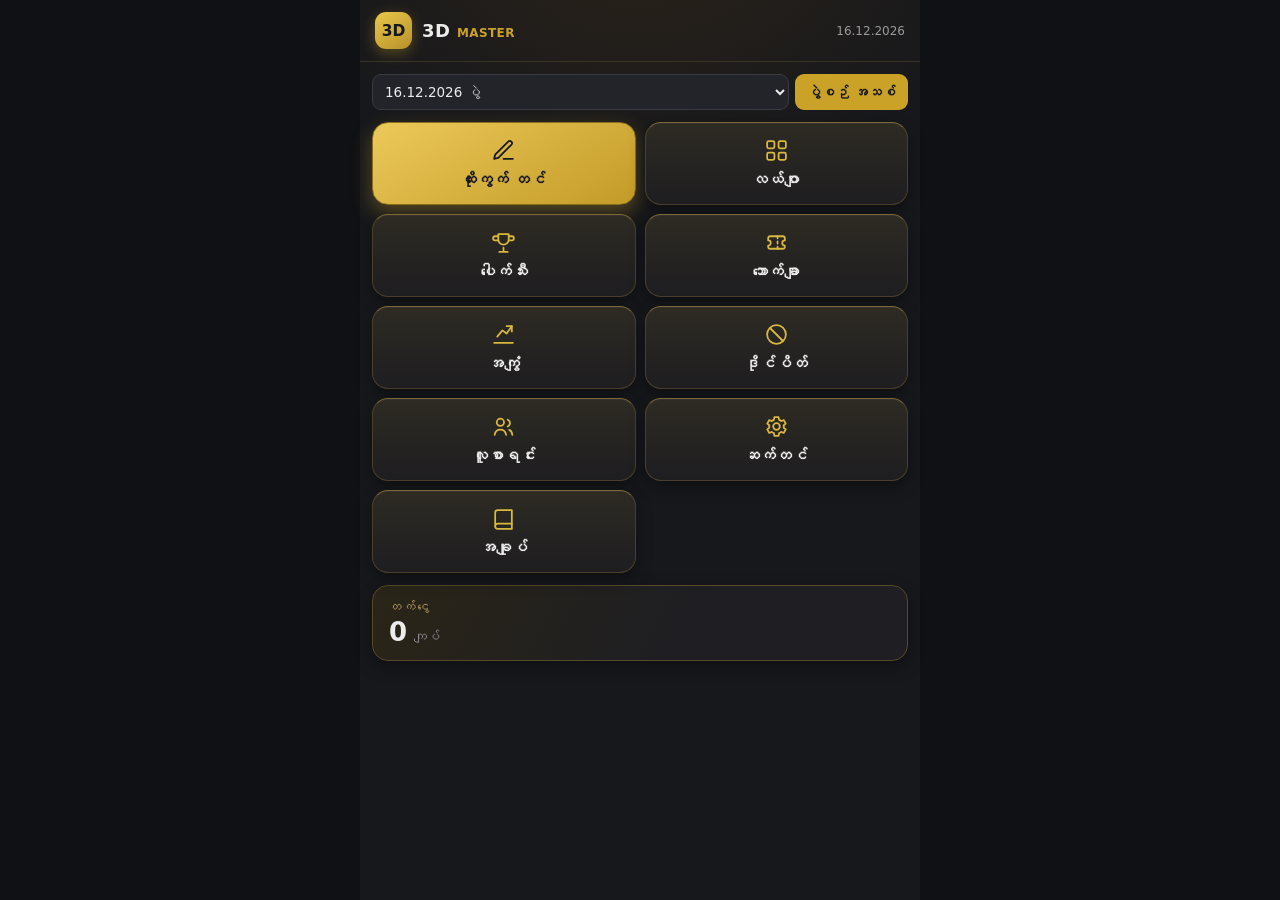
<file: index.html>
<!DOCTYPE html>
<html lang="my">
<head>
<meta charset="utf-8">
<meta name="viewport" content="width=device-width, initial-scale=1">
<title>3D Master</title>
<link rel="manifest" href="manifest.json">
<meta name="theme-color" content="#c9a227">
<link rel="icon" type="image/png" sizes="192x192" href="icon-192.png">
<link rel="icon" type="image/png" sizes="512x512" href="icon-512.png">
<link rel="apple-touch-icon" href="icon-192.png">
<meta name="mobile-web-app-capable" content="yes">
<meta name="apple-mobile-web-app-capable" content="yes">
<meta name="apple-mobile-web-app-status-bar-style" content="black-translucent">
<link rel="stylesheet" href="style.css?v=30">
</head>
<body>
<div class="app">

  <div class="hdr"><div class="brand"><span class="badge">3D</span><b>3D <span class="g">MASTER</span></b></div><span id="hdrDate"></span></div>



  <!-- ပင်မ -->
  <section class="sec" id="sec-home">
  <div class="sessbar">
    <select id="sessSel"></select>
    <button class="sbtn" id="newSessBtn">ပွဲစဉ် အသစ်</button>
  </div>
    <div class="grid2">
      <div class="tile gold" data-go="entry"><svg viewBox="0 0 24 24"><path d="M12 20h9"/><path d="M16.5 3.5a2.1 2.1 0 0 1 3 3L7 19l-4 1 1-4Z"/></svg>ထိုးကွက် တင်</div>
      <div class="tile" data-go="ledger"><svg viewBox="0 0 24 24"><rect x="3" y="3" width="7" height="7" rx="1.5"/><rect x="14" y="3" width="7" height="7" rx="1.5"/><rect x="3" y="14" width="7" height="7" rx="1.5"/><rect x="14" y="14" width="7" height="7" rx="1.5"/></svg>လယ်ဂျာ</div>
      <div class="tile" data-go="win"><svg viewBox="0 0 24 24"><path d="M8 21h8M12 17v4M7 4h10v5a5 5 0 0 1-10 0Z"/><path d="M7 6H4a2 2 0 0 0 0 4h3M17 6h3a2 2 0 0 1 0 4h-3"/></svg>ပေါက်သီး</div>
      <div class="tile" data-go="voucher"><svg viewBox="0 0 24 24"><path d="M4 8a2 2 0 0 1 2-2h12a2 2 0 0 1 2 2v2a2.5 2.5 0 0 0 0 5v1a2 2 0 0 1-2 2H6a2 2 0 0 1-2-2v-1a2.5 2.5 0 0 0 0-5Z"/><path d="M13 6v2M13 11v2M13 16v2"/></svg>ဘောက်ချာ</div>
      <div class="tile" data-go="over"><svg viewBox="0 0 24 24"><path d="M3 20h18"/><path d="M6 14l5-6 4 3 5-7"/><path d="M15 4h5v5"/></svg>အကျွံ</div>
      <div class="tile" data-go="blocked"><svg viewBox="0 0 24 24"><circle cx="12" cy="12" r="9"/><path d="M6 6l12 12"/></svg>ဒိုင်ပိတ်</div>
      <div class="tile" data-go="people"><svg viewBox="0 0 24 24"><circle cx="9" cy="8" r="3.5"/><path d="M3.5 20c.6-3.2 2.8-5 5.5-5s4.9 1.8 5.5 5"/><path d="M16 5.5a3.5 3.5 0 0 1 0 6.5M17.5 15.3c1.7.7 2.7 2.3 3 4.7"/></svg>လူစာရင်း</div>
      <div class="tile" data-go="settings"><svg viewBox="0 0 24 24"><circle cx="12" cy="12" r="3.2"/><path d="M19 12a7 7 0 0 0-.1-1.2l2-1.6-2-3.4-2.4 1a7 7 0 0 0-2-1.2L14 3h-4l-.5 2.6a7 7 0 0 0-2 1.2l-2.4-1-2 3.4 2 1.6A7 7 0 0 0 5 12c0 .4 0 .8.1 1.2l-2 1.6 2 3.4 2.4-1a7 7 0 0 0 2 1.2L10 21h4l.5-2.6a7 7 0 0 0 2-1.2l2.4 1 2-3.4-2-1.6c.07-.4.1-.8.1-1.2Z"/></svg>ဆက်တင်</div>
      <div class="tile" data-go="daily"><svg viewBox="0 0 24 24"><path d="M4 19.5A2.5 2.5 0 0 1 6.5 17H20V4H6.5A2.5 2.5 0 0 0 4 6.5Z"/><path d="M4 19.5A2.5 2.5 0 0 0 6.5 22H20v-5"/></svg>အချုပ်</div>
    </div>
    <div class="total"><div class="tlab">တက်ငွေ</div><div class="tamt"><b id="homeTotal">0</b><span>ကျပ်</span></div></div>
  </section>

  <!-- ထိုးကွက် တင် -->
  <section class="sec" id="sec-entry">
    <div class="backrow ehead"><span class="back" data-go="home">&larr;</span><select class="inp" id="entryPerson"></select><button class="kbt" id="kbToggle" type="button">⌨</button></div>
    <textarea class="ta board" id="board" inputmode="none" placeholder="123@500"></textarea>
    <div class="boardbar"><span>Last: <b id="lastTotal">0</b></span><span><b id="boardCount">0</b> ကွက် · Total <b id="boardTotal">0</b></span></div>
    <div class="prev" id="preview" style="display:none"></div>
    <div class="bad" id="badbox" style="display:none"></div>
    <div class="btnrow"><button class="btn gray" id="scanBtn">စကန်</button><button class="btn gray" id="overBtn">အကျွံ</button><input type="file" id="scanFile" accept="image/*" style="display:none"><input type="file" id="scanCam" accept="image/*" capture="environment" style="display:none"><button class="btn" id="saveBtn" disabled>သိမ်းမည်</button></div>
    <div id="scanChoice" style="display:none" class="btnrow"><button class="btn gray" id="scanCamBtn">ကင်မရာ</button><button class="btn gray" id="scanPhotoBtn">Photo</button></div>
    <button class="btn" id="exclSaveBtn" style="display:none">ဖယ်ထုတ်ပြီး သိမ်း</button>
    <div class="status" id="entryStatus"></div>
    <style>.krow.scroll{display:flex;gap:6px;margin-bottom:6px}.kscroll{display:flex;gap:6px;overflow-x:auto;flex:1;-webkit-overflow-scrolling:touch}.kscroll .k{flex:0 0 auto;padding:6px 12px;font-size:14px}.krow.scroll>.k.sym{flex:0 0 auto;padding:11px 30px;font-size:19px}.kscroll::-webkit-scrollbar{height:3px}.kscroll::-webkit-scrollbar-thumb{background:#c9a227;border-radius:2px}</style>
    <div class="kb" id="kb" style="display:none">
      <div class="krow scroll">
        <div class="kscroll">
          <div class="k fn" data-t="ထိပ်">ထိပ်</div><div class="k fn" data-t="နောက်">နောက်</div><div class="k fn" data-t="အလယ်">အလယ်</div><div class="k fn" data-t="စီးရီး">စီးရီး</div><div class="k fn" data-t="အခွ">အခွ</div><div class="k fn" data-t="ဒဲ့">ဒဲ့</div><div class="k fn" data-t="ကျန်">ကျန်</div><div class="k fn" data-t="ရှေ့ပူး">ရှေ့ပူး</div><div class="k fn" data-t="နောက်ပူး">နောက်ပူး</div><div class="k fn" data-t="R">R</div><div class="k fn" data-t="ထွိုင်">ထွိုင်</div><div class="k fn" data-t="ရာပြည့်">ရာပြည့်</div><div class="k fn" data-t="အပါ">အပါ</div><div class="k fn" data-t="ဘရိတ်">ဘရိတ်</div>
        </div>
        <div class="k sym" data-t="⌫">⌫</div>
      </div>
      <div class="krow">
        <div class="k" data-t="7">7</div><div class="k" data-t="8">8</div><div class="k" data-t="9">9</div>
        <div class="k sym" data-t="=">=</div>
      </div>
      <div class="krow">
        <div class="k" data-t="4">4</div><div class="k" data-t="5">5</div><div class="k" data-t="6">6</div>
        <div class="k sym" data-t=".">.</div>
      </div>
      <div class="krow">
        <div class="k" data-t="1">1</div><div class="k" data-t="2">2</div><div class="k" data-t="3">3</div>
        <div class="k sym" data-t="/">/</div>
      </div>
      <div class="krow">
        <div class="k" data-t="0" style="flex:1.5">0</div><div class="k" data-t="000" style="flex:1.5">000</div>
        <div class="k wide" data-t=" ">space</div>
        <div class="k sym" data-t="⏎">⏎</div>
      </div>
    </div>
  </section>

  <!-- လယ်ဂျာ -->
  <section class="sec" id="sec-ledger">
    <div class="backrow"><span class="back" data-go="home">&larr;</span><h2>လယ်ဂျာ</h2></div>
    <div class="statrow"><span>All Total <b id="ledTotal">0</b></span><span>အကွက် <b id="ledCount">0</b></span><button class="limitbtn" id="limitBtn">Limit 50,000</button></div>
    <div class="digits" id="digits"></div>
    <div class="ledger" id="ledgerGrid"></div>
  </section>

  <!-- ပေါက်သီး -->
  <section class="sec" id="sec-win">
    <div class="backrow"><span class="back" data-go="home">&larr;</span><h2>ပေါက်သီး</h2></div>
    <input class="inp" id="winInput" inputmode="numeric" maxlength="3" placeholder="000">
    <button class="btn" id="winBtn">သိမ်းမည်</button>
    <div class="status" id="winStatus"></div>
  </section>

  <!-- နေ့ချုပ် -->
  <section class="sec" id="sec-daily">
    <div class="backrow"><span class="back" data-go="home">&larr;</span><h2>အချုပ်</h2></div>
    <div id="dailyBox"></div>
  </section>

  <!-- ဘောက်ချာ -->
  <section class="sec" id="sec-voucher">
    <div class="backrow"><span class="back" data-go="home">&larr;</span><h2>ဘောက်ချာ</h2></div>
    <select class="inp" id="voucherPerson"></select>
    <div id="voucherBox"></div>
  </section>

  <!-- အကျွံ -->
  <section class="sec" id="sec-over">
    <div class="backrow"><span class="back" data-go="home">&larr;</span><h2>အကျွံ</h2></div>
    <div id="overBox"></div>
    <button class="btn" id="overCopyBtn" style="display:none">Copy အကျွံ</button>
    <textarea class="ta" id="overText" readonly style="display:none;margin-top:9px;min-height:80px"></textarea>
    <div class="status" id="overStatus"></div>
  </section>

  <!-- ဒိုင်ပိတ် -->
  <section class="sec" id="sec-blocked">
    <div class="backrow"><span class="back" data-go="home">&larr;</span><h2>ဒိုင်ပိတ် ဂဏန်း</h2></div>
    <div class="frow"><input class="inp" id="blockedInput" placeholder="ဂဏန်း (527, 325 ...)"><button class="sbtn" id="blockedAdd">ထည့်</button></div>
    <div class="status" id="blockedStatus"></div>
    <div id="blockedList"></div>
    <div class="bhint">ဒီ ပွဲစဉ် အတွက် ပဲ — ဂဏန်း ကို နှိပ် ရင် ပြန် ဖြုတ် မယ်</div>
  </section>

  <!-- လူစာရင်း -->
  <section class="sec" id="sec-people">
    <div class="backrow"><span class="back" data-go="home">&larr;</span><h2>လူစာရင်း</h2></div>
    <input class="inp" id="pName" placeholder="အမည်">
    <select class="inp" id="pRole"><option value="bettor">ထိုးသား</option><option value="akan">အကန်ဒိုင်</option></select>
    <div class="frow">
      <input class="inp" id="pPayout" type="text" inputmode="numeric" placeholder="အဆ-တွဒ် (550-10)">
      <input class="inp" id="pComm" type="number" inputmode="numeric" placeholder="ကော်% (25/15/10)">
    </div>
    <div class="frow">
      <input class="inp" id="pLimit" type="number" inputmode="numeric" placeholder="Limit စုစုပေါင်း (ဗလာ = မရှိ)">
      <input class="inp" id="pClosed" type="number" inputmode="numeric" placeholder="ပိတ်ဂဏန်း limit တကွက် (ဗလာ = limit မရှိ)">
    </div>
    <button class="btn" id="addPersonBtn">ထည့်မည်</button>
    <div class="status" id="peopleStatus"></div>
    <div id="peopleList" style="margin-top:10px"></div>
  </section>

  <!-- ဆက်တင် -->
  <section class="sec" id="sec-settings">
    <div class="backrow"><span class="back" data-go="home">&larr;</span><h2>ဆက်တင်</h2></div>
    <div class="setrow"><span>App Version</span><b>v79</b></div>
    <div class="setrow"><span>ပွဲစဉ်</span><button class="danger" id="closeToggle">ပွဲစဉ် ပိတ်မည်</button></div>
    <div class="setrow"><span>Server Sync</span><button class="sbtn" id="syncNowBtn">Sync</button></div>
    <input class="inp" id="serverEmail" type="email" autocomplete="off" placeholder="Server email">
    <input class="inp" id="serverPass" type="password" autocomplete="off" placeholder="Server password">
    <div class="frow"><button class="btn" id="serverLoginBtn">Server Login</button><button class="btn gray" id="serverLogoutBtn">Logout</button></div>
    <div class="status" id="syncStatus"></div>
    <div id="buyerSec" style="display:none">
      <div class="setrow"><span>Buyer အသစ်</span></div>
      <input class="inp" id="buyerEmail" type="email" autocomplete="off" placeholder="Buyer email">
      <input class="inp" id="buyerShop" autocomplete="off" placeholder="ဆိုင်နာမည်">
      <div class="frow"><button class="btn" id="buyerCreateBtn">Buyer အသစ် ဖန်တီး</button></div>
      <div id="buyerResult" style="display:none"></div>
      <div class="status" id="buyerStatus"></div>
      <div class="setrow"><span>Buyer စာရင်း</span><button class="sbtn" id="buyerRefreshBtn">Refresh</button></div>
      <div id="buyerList"></div>
    </div>
    <div id="myAgentsSec" style="display:none">
      <div class="setrow"><span>ကိုယ့် Agent များ</span><button class="sbtn" id="myAgentRefreshBtn">Refresh</button></div>
      <input class="inp" id="myAgentName" autocomplete="off" placeholder="Agent နာမည် (မထည့်ရင် Agent N)">
      <div class="frow"><button class="btn" id="myAgentCreateBtn">Agent အသစ် ဖန်တီး</button></div>
      <div id="myAgentResult" style="display:none"></div>
      <div class="status" id="myAgentStatus"></div>
      <div id="myAgentList"></div>
    </div>
    <div class="setrow"><span>App Reset</span><button class="danger" id="resetBtn">အကုန် ရှင်း</button></div>
  </section>

</div>

<!-- Limit dialog -->
<div class="modal hidden" id="limitModal">
  <div class="mbox">
    <h3>Limit</h3>
    <input class="inp" id="limitInput" type="number" inputmode="numeric" style="margin-bottom:0">
    <div class="mrow">
      <button class="sbtn gray" id="limitCancel" style="flex:1">မလုပ်</button>
      <button class="sbtn" id="limitSave" style="flex:1">သိမ်းမည်</button>
    </div>
  </div>
</div>

<div id="personMenu" class="sheet" style="display:none">
  <div class="sheetCard">
    <div class="sheetTitle" id="pmTitle"></div>
    <div id="pmView">
      <button class="btn" id="pmEditBtn">ပြင်မည်</button>
      <button class="btn danger" id="pmDelBtn">ဖျက်မည်</button>
      <button class="btn gray" id="pmCloseBtn">ပိတ်မည်</button>
    </div>
    <div id="pmEdit" style="display:none">
      <input id="pmName" class="sheetInput" autocomplete="off" placeholder="အမည်">
      <select id="pmRole" class="sheetInput"><option value="bettor">ထိုးသား</option><option value="akan">အကန်ဒိုင်</option><option value="agent">Agent</option></select>
      <input id="pmPayout" class="sheetInput" inputmode="numeric" autocomplete="off" placeholder="အဆ-တွဒ် (550-10)">
      <input id="pmComm" class="sheetInput" inputmode="numeric" autocomplete="off" placeholder="ကော်%">
      <div class="frow">
        <input id="pmLimit" class="sheetInput" inputmode="numeric" autocomplete="off" placeholder="Limit စုစုပေါင်း (ဗလာ = မရှိ)">
        <input id="pmClosed" class="sheetInput" inputmode="numeric" autocomplete="off" placeholder="ပိတ်ဂဏန်း limit (ဗလာ = မရှိ)">
      </div>
      <div class="status" id="pmHint"></div>
      <button class="btn" id="pmSaveBtn">သိမ်းမည်</button>
      <button class="btn gray" id="pmBackBtn">မသိမ်းတော့</button>
    </div>
  </div>
</div>

<div id="lineMenu" class="sheet" style="display:none">
  <div class="sheetCard">
    <div class="sheetTitle" id="lmTitle"></div>
    <div id="lmView">
      <button class="btn" id="lmEditBtn">ပြင်မည်</button>
      <button class="btn danger" id="lmDelBtn">ဖျက်မည်</button>
      <button class="btn gray" id="lmCloseBtn">ပိတ်မည်</button>
    </div>
    <div id="lmEdit" style="display:none">
      <input id="lmInput" class="sheetInput" autocomplete="off">
      <div class="status" id="lmHint"></div>
      <button class="btn" id="lmSaveBtn">သိမ်းမည်</button>
      <button class="btn gray" id="lmBackBtn">မသိမ်းတော့</button>
    </div>
  </div>
</div>

<!-- All static elements must stay ABOVE these scripts: app.js wires buttons at load time, so anything below never gets listeners (lineMenu buttons were dead, Oct 25). -->
<script src="parser3d.js?v=33"></script>
<script src="sync3d.js?v=10"></script>
<script src="app.js?v=61"></script>
</body>
</html>
</file>
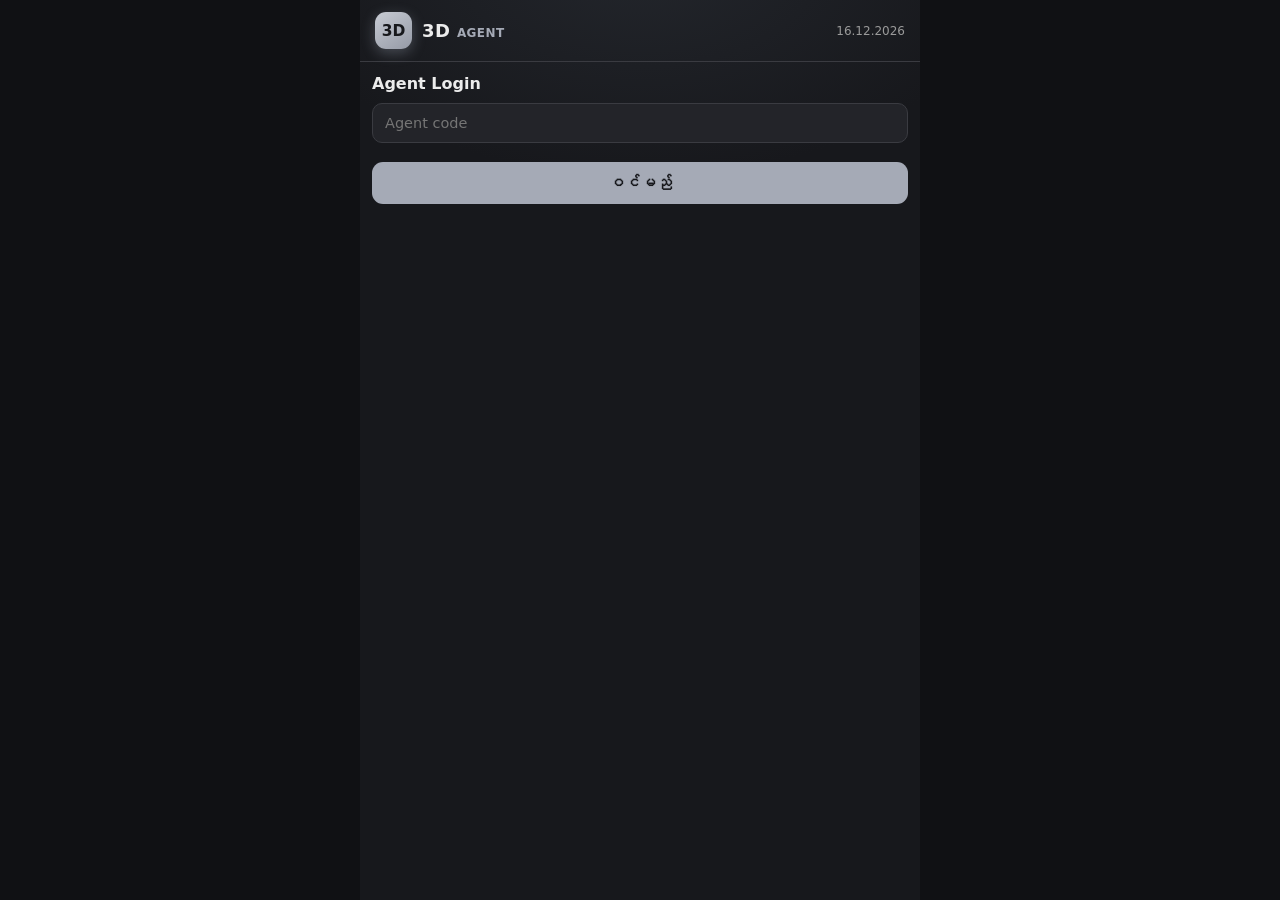
<file: agent/index.html>
<!DOCTYPE html>
<html lang="my">
<head>
<meta charset="utf-8">
<meta name="viewport" content="width=device-width, initial-scale=1">
<title>3D Agent</title>
<link rel="manifest" href="manifest.json">
<meta name="theme-color" content="#a5aab6">
<link rel="icon" type="image/png" sizes="192x192" href="icon-192.png">
<link rel="icon" type="image/png" sizes="512x512" href="icon-512.png">
<link rel="apple-touch-icon" href="icon-192.png">
<meta name="mobile-web-app-capable" content="yes">
<meta name="apple-mobile-web-app-capable" content="yes">
<meta name="apple-mobile-web-app-status-bar-style" content="black-translucent">
<link rel="stylesheet" href="style.css?v=40">
</head>
<body>
<div class="app">

  <div class="hdr"><div class="brand"><span class="badge">3D</span><b>3D <span class="g">AGENT</span> <span id="hdrAgentName"></span></b></div><span id="hdrDate"></span></div>

  <!-- Agent code login (server check lands with sync; v1 stores the code locally) -->
  <section class="sec" id="sec-login">
    <div class="backrow"><h2>Agent Login</h2></div>
    <input class="inp" id="agentCode" placeholder="Agent code" autocomplete="off">
    <button class="btn" id="loginBtn">ဝင်မည်</button>
    <div class="status" id="loginStatus"></div>
  </section>

  <!-- ပင်မ -->
  <section class="sec" id="sec-home">
  <div class="sessbar">
    <select id="sessSel"></select>
    <button class="sbtn" id="newSessBtn">ပွဲစဉ် အသစ်</button>
  </div>
    <div class="grid2">
      <div class="tile silver" data-go="entry"><svg viewBox="0 0 24 24"><path d="M12 20h9"/><path d="M16.5 3.5a2.1 2.1 0 0 1 3 3L7 19l-4 1 1-4Z"/></svg>ထိုးကွက် တင်</div>
      <div class="tile" data-go="people"><svg viewBox="0 0 24 24"><circle cx="9" cy="8" r="3.5"/><path d="M3.5 20c.6-3.2 2.8-5 5.5-5s4.9 1.8 5.5 5"/><path d="M16 5.5a3.5 3.5 0 0 1 0 6.5M17.5 15.3c1.7.7 2.7 2.3 3 4.7"/></svg>လူစာရင်း</div>
      <div class="tile" data-go="voucher"><svg viewBox="0 0 24 24"><path d="M4 8a2 2 0 0 1 2-2h12a2 2 0 0 1 2 2v2a2.5 2.5 0 0 0 0 5v1a2 2 0 0 1-2 2H6a2 2 0 0 1-2-2v-1a2.5 2.5 0 0 0 0-5Z"/><path d="M13 6v2M13 11v2M13 16v2"/></svg>ဘောက်ချာ</div>
      <div class="tile" data-go="daily"><svg viewBox="0 0 24 24"><path d="M4 19.5A2.5 2.5 0 0 1 6.5 17H20V4H6.5A2.5 2.5 0 0 0 4 6.5Z"/><path d="M4 19.5A2.5 2.5 0 0 0 6.5 22H20v-5"/></svg>အချုပ်</div>
      <div class="tile" data-go="settings"><svg viewBox="0 0 24 24"><circle cx="12" cy="12" r="3.2"/><path d="M19 12a7 7 0 0 0-.1-1.2l2-1.6-2-3.4-2.4 1a7 7 0 0 0-2-1.2L14 3h-4l-.5 2.6a7 7 0 0 0-2 1.2l-2.4-1-2 3.4 2 1.6A7 7 0 0 0 5 12c0 .4 0 .8.1 1.2l-2 1.6 2 3.4 2.4-1a7 7 0 0 0 2 1.2L10 21h4l.5-2.6a7 7 0 0 0 2-1.2l2.4 1 2-3.4-2-1.6c.07-.4.1-.8.1-1.2Z"/></svg>ဆက်တင်</div>
    </div>
    <div class="total"><div class="tlab">တက်ငွေ</div><div class="tamt"><b id="homeTotal">0</b><span>ကျပ်</span></div></div>
    <div class="status" id="trialBanner" style="display:none"></div>
  </section>

  <!-- ထိုးကွက် တင် -->
  <section class="sec" id="sec-entry">
    <div class="backrow ehead"><span class="back" data-go="home">&larr;</span><div class="inp" id="entryPersonField">-- လူ ရွေးပါ -- ▾</div><select id="entryPerson" style="display:none"></select><button class="kbt" id="kbToggle" type="button">⌨</button><div id="entryPersonPanel" style="display:none"></div></div>
    <div id="entryNewPersonInline" style="display:none;gap:6px;margin:6px 0"><input class="inp" id="entryNewPersonName" placeholder="လူသစ် နာမည်"><button class="btn" id="entryNewPersonOk" type="button">အတည်</button><button class="btn" id="entryNewPersonCancel" type="button">မလုပ်တော့</button></div>
    <textarea class="ta board" id="board" inputmode="none" placeholder="123@500"></textarea>
    <div class="boardbar"><span>Last: <b id="lastTotal">0</b></span><span><b id="boardCount">0</b> ကွက် · Total <b id="boardTotal">0</b></span></div>
    <div class="prev" id="preview" style="display:none"></div>
    <div class="bad" id="badbox" style="display:none"></div>
    <div class="btnrow"><button class="btn gray" id="scanBtn">စကန်</button><input type="file" id="scanFile" accept="image/*" style="display:none"><input type="file" id="scanCam" accept="image/*" capture="environment" style="display:none"><button class="btn" id="saveBtn" disabled>သိမ်းမည်</button></div>
    <div id="scanChoice" style="display:none" class="btnrow"><button class="btn gray" id="scanCamBtn">ကင်မရာ</button><button class="btn gray" id="scanPhotoBtn">Photo</button></div>
    <button class="btn" id="exclSaveBtn" style="display:none">ဖယ်ထုတ်ပြီး သိမ်း</button>
    <div class="status" id="entryStatus"></div>
    <style>.krow.scroll{display:flex;gap:6px;margin-bottom:6px}.kscroll{display:flex;gap:6px;overflow-x:auto;flex:1;-webkit-overflow-scrolling:touch}.kscroll .k{flex:0 0 auto;padding:6px 12px;font-size:14px;background:#2b3242;border-color:#3d4a63;color:#cfd6e4}.kscroll .k:active{background:#3d4a63;color:#fff}.krow.scroll>.k.sym{flex:0 0 auto;padding:11px 30px;font-size:19px}.kscroll::-webkit-scrollbar{height:3px}.kscroll::-webkit-scrollbar-thumb{background:#8fb8e8;border-radius:2px}</style>
    <div class="kb" id="kb" style="display:none">
      <div class="krow scroll">
        <div class="kscroll">
          <div class="k fn" data-t="ထိပ်">ထိပ်</div><div class="k fn" data-t="နောက်">နောက်</div><div class="k fn" data-t="အလယ်">အလယ်</div><div class="k fn" data-t="စီးရီး">စီးရီး</div><div class="k fn" data-t="အခွ">အခွ</div><div class="k fn" data-t="ဒဲ့">ဒဲ့</div><div class="k fn" data-t="ကျန်">ကျန်</div><div class="k fn" data-t="ရှေ့ပူး">ရှေ့ပူး</div><div class="k fn" data-t="နောက်ပူး">နောက်ပူး</div><div class="k fn" data-t="R">R</div><div class="k fn" data-t="ထွိုင်">ထွိုင်</div><div class="k fn" data-t="ရာပြည့်">ရာပြည့်</div><div class="k fn" data-t="အပါ">အပါ</div><div class="k fn" data-t="ဘရိတ်">ဘရိတ်</div>
        </div>
        <div class="k sym" data-t="⌫">⌫</div>
      </div>
      <div class="krow">
        <div class="k" data-t="7">7</div><div class="k" data-t="8">8</div><div class="k" data-t="9">9</div>
        <div class="k sym" data-t="=">=</div>
      </div>
      <div class="krow">
        <div class="k" data-t="4">4</div><div class="k" data-t="5">5</div><div class="k" data-t="6">6</div>
        <div class="k sym" data-t=".">.</div>
      </div>
      <div class="krow">
        <div class="k" data-t="1">1</div><div class="k" data-t="2">2</div><div class="k" data-t="3">3</div>
        <div class="k sym" data-t="/">/</div>
      </div>
      <div class="krow">
        <div class="k" data-t="0" style="flex:1.5">0</div><div class="k" data-t="000" style="flex:1.5">000</div>
        <div class="k wide" data-t=" ">space</div>
        <div class="k sym" data-t="⏎">⏎</div>
      </div>
    </div>
  </section>

  <!-- လူစာရင်း -->
  <section class="sec" id="sec-people">
    <div class="backrow"><span class="back" data-go="home">&larr;</span><h2>လူစာရင်း</h2></div>
    <input class="inp" id="pName" placeholder="အမည်">
    <div class="frow">
      <input class="inp" id="pPayout" type="text" inputmode="numeric" placeholder="အဆ-တွဒ် (550-10)">
      <input class="inp" id="pComm" type="number" inputmode="numeric" placeholder="ကော်% (25/15/10)">
    </div>
    <button class="btn" id="addPersonBtn">ထည့်မည်</button>
    <div class="status" id="peopleStatus"></div>
    <div id="peopleList" style="margin-top:10px"></div>
  </section>

  <!-- ဘောက်ချာ -->
  <section class="sec" id="sec-voucher">
    <div class="backrow"><span class="back" data-go="home">&larr;</span><h2>ဘောက်ချာ</h2></div>
    <div id="blockedBox"></div>
    <select class="inp" id="voucherPerson"></select>
    <div id="voucherBox"></div>
  </section>

  <!-- အချုပ် -->
  <section class="sec" id="sec-daily">
    <div class="backrow"><span class="back" data-go="home">&larr;</span><h2>အချုပ်</h2></div>
    <div id="dailyBox"></div>
  </section>

  <!-- ဆက်တင် -->
  <section class="sec" id="sec-settings">
    <div class="backrow"><span class="back" data-go="home">&larr;</span><h2>ဆက်တင်</h2></div>
    <div class="setrow"><span>App Version</span><b>v40</b></div>
    <div class="setrow"><span>Agent code</span><b id="agentCodeShow">—</b></div>
    <div class="setrow"><span>Agent name</span><b id="agentNameShow">—</b></div>
    <div class="setrow"><span>Server Sync</span><button class="sbtn" id="syncNowBtn">Sync</button></div>
    <div class="status" id="syncStatus"></div>
    <div class="setrow"><span>App Reset</span><button class="danger" id="resetBtn">အကုန် ရှင်း</button></div>
  </section>

</div>

<div id="personMenu" class="sheet" style="display:none">
  <div class="sheetCard">
    <div class="sheetTitle" id="pmTitle"></div>
    <div id="pmView">
      <button class="btn" id="pmEditBtn">ပြင်မည်</button>
      <button class="btn danger" id="pmDelBtn">ဖျက်မည်</button>
      <button class="btn gray" id="pmCloseBtn">ပိတ်မည်</button>
    </div>
    <div id="pmEdit" style="display:none">
      <input id="pmName" class="sheetInput" autocomplete="off" placeholder="အမည်">
      <input id="pmPayout" class="sheetInput" inputmode="numeric" autocomplete="off" placeholder="အဆ-တွဒ် (550-10)">
      <input id="pmComm" class="sheetInput" inputmode="numeric" autocomplete="off" placeholder="ကော်%">
      <div class="status" id="pmHint"></div>
      <button class="btn" id="pmSaveBtn">သိမ်းမည်</button>
      <button class="btn gray" id="pmBackBtn">မသိမ်းတော့</button>
    </div>
  </div>
</div>

<div id="lineMenu" class="sheet" style="display:none">
  <div class="sheetCard">
    <div class="sheetTitle" id="lmTitle"></div>
    <div id="lmView">
      <button class="btn" id="lmEditBtn">ပြင်မည်</button>
      <button class="btn danger" id="lmDelBtn">ဖျက်မည်</button>
      <button class="btn gray" id="lmCloseBtn">ပိတ်မည်</button>
    </div>
    <div id="lmEdit" style="display:none">
      <input id="lmInput" class="sheetInput" autocomplete="off">
      <div class="status" id="lmHint"></div>
      <button class="btn" id="lmSaveBtn">သိမ်းမည်</button>
      <button class="btn gray" id="lmBackBtn">မသိမ်းတော့</button>
    </div>
  </div>
</div>

<!-- All static elements must stay ABOVE these scripts: app.js wires buttons at load time, so anything below never gets listeners (lineMenu buttons were dead, Oct 25). -->
<script src="../parser3d.js?v=33"></script>
<script src="../sync3d.js?v=9"></script>
<script src="app.js?v=30"></script>
</body>
</html>
</file>
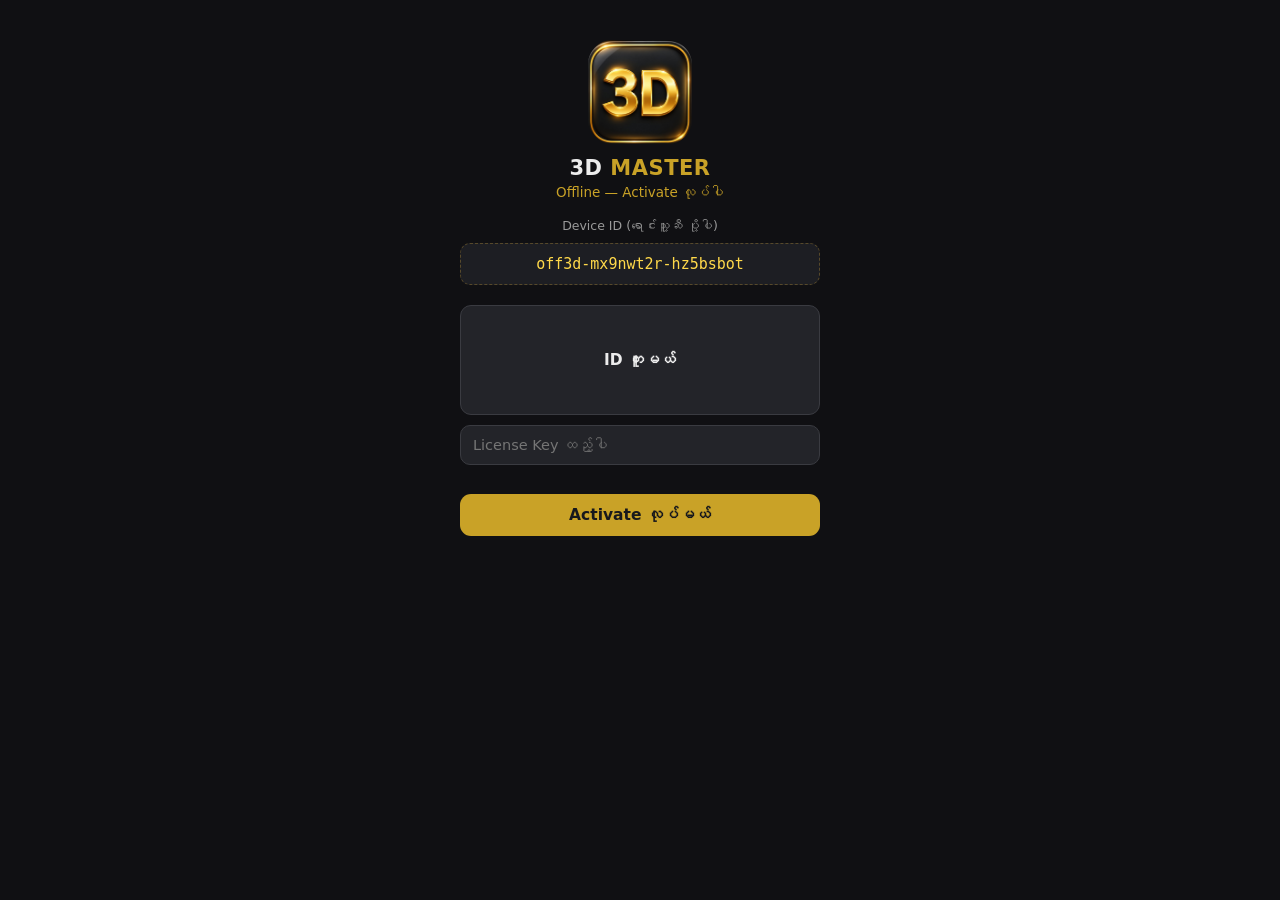
<file: offline/index.html>
<!DOCTYPE html>
<html lang="my">
<head>
<meta charset="utf-8">
<meta name="viewport" content="width=device-width, initial-scale=1">
<title>3D Master</title>
<link rel="stylesheet" href="style.css?v=31">
</head>
<body>
<div class="app">

  <div class="hdr"><div class="brand"><img class="badge-img" src="logo.png" alt="3D"><b>3D <span class="g">MASTER</span></b></div><span id="hdrDate"></span></div>



  <!-- ပင်မ -->
  <section class="sec" id="sec-home">
  <div class="sessbar">
    <select id="sessSel"></select>
    <button class="sbtn" id="newSessBtn">ပွဲစဉ် အသစ်</button>
  </div>
    <div class="grid2">
      <div class="tile gold" data-go="entry"><svg viewBox="0 0 24 24"><path d="M12 20h9"/><path d="M16.5 3.5a2.1 2.1 0 0 1 3 3L7 19l-4 1 1-4Z"/></svg>ထိုးကွက် တင်</div>
      <div class="tile" data-go="ledger"><svg viewBox="0 0 24 24"><rect x="3" y="3" width="7" height="7" rx="1.5"/><rect x="14" y="3" width="7" height="7" rx="1.5"/><rect x="3" y="14" width="7" height="7" rx="1.5"/><rect x="14" y="14" width="7" height="7" rx="1.5"/></svg>လယ်ဂျာ</div>
      <div class="tile" data-go="win"><svg viewBox="0 0 24 24"><path d="M8 21h8M12 17v4M7 4h10v5a5 5 0 0 1-10 0Z"/><path d="M7 6H4a2 2 0 0 0 0 4h3M17 6h3a2 2 0 0 1 0 4h-3"/></svg>ပေါက်သီး</div>
      <div class="tile" data-go="voucher"><svg viewBox="0 0 24 24"><path d="M4 8a2 2 0 0 1 2-2h12a2 2 0 0 1 2 2v2a2.5 2.5 0 0 0 0 5v1a2 2 0 0 1-2 2H6a2 2 0 0 1-2-2v-1a2.5 2.5 0 0 0 0-5Z"/><path d="M13 6v2M13 11v2M13 16v2"/></svg>ဘောက်ချာ</div>
      <div class="tile" data-go="over"><svg viewBox="0 0 24 24"><path d="M3 20h18"/><path d="M6 14l5-6 4 3 5-7"/><path d="M15 4h5v5"/></svg>အကျွံ</div>
      <div class="tile" data-go="blocked"><svg viewBox="0 0 24 24"><circle cx="12" cy="12" r="9"/><path d="M6 6l12 12"/></svg>ဒိုင်ပိတ်</div>
      <div class="tile" data-go="people"><svg viewBox="0 0 24 24"><circle cx="9" cy="8" r="3.5"/><path d="M3.5 20c.6-3.2 2.8-5 5.5-5s4.9 1.8 5.5 5"/><path d="M16 5.5a3.5 3.5 0 0 1 0 6.5M17.5 15.3c1.7.7 2.7 2.3 3 4.7"/></svg>လူစာရင်း</div>
      <div class="tile" data-go="settings"><svg viewBox="0 0 24 24"><circle cx="12" cy="12" r="3.2"/><path d="M19 12a7 7 0 0 0-.1-1.2l2-1.6-2-3.4-2.4 1a7 7 0 0 0-2-1.2L14 3h-4l-.5 2.6a7 7 0 0 0-2 1.2l-2.4-1-2 3.4 2 1.6A7 7 0 0 0 5 12c0 .4 0 .8.1 1.2l-2 1.6 2 3.4 2.4-1a7 7 0 0 0 2 1.2L10 21h4l.5-2.6a7 7 0 0 0 2-1.2l2.4 1 2-3.4-2-1.6c.07-.4.1-.8.1-1.2Z"/></svg>ဆက်တင်</div>
      <div class="tile" data-go="daily"><svg viewBox="0 0 24 24"><path d="M4 19.5A2.5 2.5 0 0 1 6.5 17H20V4H6.5A2.5 2.5 0 0 0 4 6.5Z"/><path d="M4 19.5A2.5 2.5 0 0 0 6.5 22H20v-5"/></svg>အချုပ်</div>
    </div>
    <div class="total"><div class="tlab">တက်ငွေ</div><div class="tamt"><b id="homeTotal">0</b><span>ကျပ်</span></div></div>
    <button class="btn" data-go="notice" style="margin-top:10px">ဖော်မြူလာ အသုံးပြုပုံ (Notice)</button>
  </section>

  <!-- ထိုးကွက် တင် -->
  <section class="sec" id="sec-entry">
    <div class="backrow ehead"><span class="back" data-go="home">&larr;</span><select class="inp" id="entryPerson"></select><button class="kbt" id="kbToggle" type="button">⌨</button></div>
    <div id="entryNewPersonInline" style="display:none;gap:6px;margin:6px 0"><input class="inp" id="entryNewPersonName" placeholder="လူသစ် နာမည်"><button class="btn" id="entryNewPersonOk" type="button">အတည်</button><button class="btn" id="entryNewPersonCancel" type="button">မလုပ်တော့</button></div>
    <textarea class="ta board" id="board" inputmode="none" placeholder="123@500"></textarea>
    <div class="boardbar"><span>Last: <b id="lastTotal">0</b></span><span><b id="boardCount">0</b> ကွက် · Total <b id="boardTotal">0</b></span></div>
    <div class="prev" id="preview" style="display:none"></div>
    <div class="bad" id="badbox" style="display:none"></div>
    <div class="btnrow"><button class="btn gray" id="scanBtn">စကန်</button><button class="btn gray" id="overBtn">အကျွံ</button><input type="file" id="scanFile" accept="image/*" style="display:none"><input type="file" id="scanCam" accept="image/*" capture="environment" style="display:none"><button class="btn" id="saveBtn" disabled>သိမ်းမည်</button></div>
    <div id="scanChoice" style="display:none" class="btnrow"><button class="btn gray" id="scanCamBtn">ကင်မရာ</button><button class="btn gray" id="scanPhotoBtn">Photo</button></div>
    <button class="btn" id="exclSaveBtn" style="display:none">ဖယ်ထုတ်ပြီး သိမ်း</button>
    <div class="status" id="entryStatus"></div>
    <style>.krow.scroll{display:flex;gap:6px;margin-bottom:6px}.kscroll{display:flex;gap:6px;overflow-x:auto;flex:1;-webkit-overflow-scrolling:touch}.kscroll .k{flex:0 0 auto;padding:6px 12px;font-size:14px}.krow.scroll>.k.sym{flex:0 0 auto;padding:11px 30px;font-size:19px}.kscroll::-webkit-scrollbar{height:3px}.kscroll::-webkit-scrollbar-thumb{background:#c9a227;border-radius:2px}</style>
    <div class="kb" id="kb" style="display:none">
      <div class="krow scroll">
        <div class="kscroll">
          <div class="k fn" data-t="ထိပ်">ထိပ်</div><div class="k fn" data-t="နောက်">နောက်</div><div class="k fn" data-t="အလယ်">အလယ်</div><div class="k fn" data-t="စီးရီး">စီးရီး</div><div class="k fn" data-t="အခွ">အခွ</div><div class="k fn" data-t="ဒဲ့">ဒဲ့</div><div class="k fn" data-t="ကျန်">ကျန်</div><div class="k fn" data-t="ရှေ့ပူး">ရှေ့ပူး</div><div class="k fn" data-t="နောက်ပူး">နောက်ပူး</div><div class="k fn" data-t="R">R</div><div class="k fn" data-t="ထွိုင်">ထွိုင်</div><div class="k fn" data-t="ရာပြည့်">ရာပြည့်</div><div class="k fn" data-t="အပါ">အပါ</div><div class="k fn" data-t="ဘရိတ်">ဘရိတ်</div>
        </div>
        <div class="k sym" data-t="⌫">⌫</div>
      </div>
      <div class="krow">
        <div class="k" data-t="7">7</div><div class="k" data-t="8">8</div><div class="k" data-t="9">9</div>
        <div class="k sym" data-t="=">=</div>
      </div>
      <div class="krow">
        <div class="k" data-t="4">4</div><div class="k" data-t="5">5</div><div class="k" data-t="6">6</div>
        <div class="k sym" data-t=".">.</div>
      </div>
      <div class="krow">
        <div class="k" data-t="1">1</div><div class="k" data-t="2">2</div><div class="k" data-t="3">3</div>
        <div class="k sym" data-t="/">/</div>
      </div>
      <div class="krow">
        <div class="k" data-t="0" style="flex:1.5">0</div><div class="k" data-t="000" style="flex:1.5">000</div>
        <div class="k wide" data-t=" ">space</div>
        <div class="k sym" data-t="⏎">⏎</div>
      </div>
    </div>
  </section>

  <!-- လယ်ဂျာ -->
  <section class="sec" id="sec-ledger">
    <div class="backrow"><span class="back" data-go="home">&larr;</span><h2>လယ်ဂျာ</h2></div>
    <div class="statrow"><span>All Total <b id="ledTotal">0</b></span><span>အကွက် <b id="ledCount">0</b></span><button class="limitbtn" id="limitBtn">Limit 50,000</button></div>
    <div class="digits" id="digits"></div>
    <div class="ledger" id="ledgerGrid"></div>
  </section>

  <!-- ပေါက်သီး -->
  <section class="sec" id="sec-win">
    <div class="backrow"><span class="back" data-go="home">&larr;</span><h2>ပေါက်သီး</h2></div>
    <input class="inp" id="winInput" inputmode="numeric" maxlength="3" placeholder="000">
    <button class="btn" id="winBtn">သိမ်းမည်</button>
    <div class="status" id="winStatus"></div>
  </section>

  <!-- နေ့ချုပ် -->
  <section class="sec" id="sec-daily">
    <div class="backrow"><span class="back" data-go="home">&larr;</span><h2>အချုပ်</h2></div>
    <div id="dailyBox"></div>
  </section>

  <!-- ဘောက်ချာ -->
  <section class="sec" id="sec-voucher">
    <div class="backrow"><span class="back" data-go="home">&larr;</span><h2>ဘောက်ချာ</h2></div>
    <select class="inp" id="voucherPerson"></select>
    <div id="voucherBox"></div>
  </section>

  <!-- အကျွံ -->
  <section class="sec" id="sec-over">
    <div class="backrow"><span class="back" data-go="home">&larr;</span><h2>အကျွံ</h2></div>
    <div id="overBox"></div>
    <button class="btn" id="overCopyBtn" style="display:none">Copy အကျွံ</button>
    <textarea class="ta" id="overText" readonly style="display:none;margin-top:9px;min-height:80px"></textarea>
    <div class="status" id="overStatus"></div>
  </section>

  <!-- ဒိုင်ပိတ် -->
  <section class="sec" id="sec-blocked">
    <div class="backrow"><span class="back" data-go="home">&larr;</span><h2>ဒိုင်ပိတ် ဂဏန်း</h2></div>
    <div class="frow"><input class="inp" id="blockedInput" placeholder="ဂဏန်း (527, 325 ...)"><button class="sbtn" id="blockedAdd">ထည့်</button></div>
    <div class="status" id="blockedStatus"></div>
    <div id="blockedList"></div>
    <div class="bhint">ဒီ ပွဲစဉ် အတွက် ပဲ — ဂဏန်း ကို နှိပ် ရင် ပြန် ဖြုတ် မယ်</div>
  </section>

  <!-- လူစာရင်း -->
  <section class="sec" id="sec-people">
    <div class="backrow"><span class="back" data-go="home">&larr;</span><h2>လူစာရင်း</h2></div>
    <input class="inp" id="pName" placeholder="အမည်">
    <select class="inp" id="pRole"><option value="bettor">ထိုးသား</option><option value="akan">အကန်ဒိုင်</option></select>
    <div class="frow">
      <input class="inp" id="pPayout" type="text" inputmode="numeric" placeholder="အဆ-တွဒ် (550-10)">
      <input class="inp" id="pComm" type="number" inputmode="numeric" placeholder="ကော်% (25/15/10)">
    </div>
    <input class="inp" id="pClosed" type="number" inputmode="numeric" placeholder="ပိတ်ဂဏန်း limit တကွက် (ဗလာ = limit မရှိ)">
    <button class="btn" id="addPersonBtn">ထည့်မည်</button>
    <div class="status" id="peopleStatus"></div>
    <div id="peopleList" style="margin-top:10px"></div>
  </section>

  <!-- ဆက်တင် -->
  <section class="sec" id="sec-settings">
    <div class="backrow"><span class="back" data-go="home">&larr;</span><h2>ဆက်တင်</h2></div>
    <div class="setrow"><span>App Version</span><b>Offline v2.11</b></div>
    <div class="setrow"><span>ပွဲစဉ်</span><button class="danger" id="closeToggle">ပွဲစဉ် ပိတ်မည်</button></div>
    <div class="setrow"><span>App Reset</span><button class="danger" id="resetBtn">အကုန် ရှင်း</button></div>
  </section>

  <!-- ဖော်မြူလာ အသုံးပြုပုံ (Notice) -->
  <section class="sec" id="sec-notice">
    <div class="backrow"><span class="back" data-go="home">&larr;</span><h2>ဖော်မြူလာ အသုံးပြုပုံ</h2></div>
    <p class="nintro">လိုင်း တစ်လိုင်း = ဂဏန်း + ငွေ။ ငွေ က တစ်ကွက်စာ — ထွက်တဲ့ ဂဏန်း တစ်လုံး စီ အဲ့ ငွေ ရတယ်။ ကွက် = ထွက်တဲ့ ဂဏန်း အရေအတွက်။ အောက် က ဥပမာ အားလုံး parser နဲ့ စစ်ပြီးသား။</p>

    <h3 class="nh">၁။ အခြေခံ — ဂဏန်းတလုံး</h3>
    <div class="gex"><b>123=500</b> → 1 ကွက် · 500</div>
    <p>ဂဏန်းနဲ့ငွေကြား <b>=</b> ဒါမှမဟုတ် <b>space</b> ခံပေးတယ်: <b>123 500</b> လည်း အတူတူ။</p>

    <h3 class="nh">၂။ စာရင်း — ဂဏန်း အများကြီး တစ်လိုင်း</h3>
    <div class="gex"><b>123,456=500</b> → 2 ကွက် · 1,000</div>
    <p>ကြား separator: <b>- ~ , . * : /</b> ရ။ <b>=</b> နဲ့ ဆက်ရေးရင် နောက် ဆုံး ငွေ အတူတူ ရတယ်: <b>750=755=214=1000</b> → 3 ကွက် · 3,000။</p>

    <h3 class="nh">၃။ ပတ်လည် — ဂဏန်း လှည့်</h3>
    <div class="gex"><b>123@500</b> → 6 ကွက် · 3,000 (123 132 213 231 312 321)</div>
    <p>marker: <b>@ R r အာ</b>။ ဂဏန်း ထပ်ရင် ကွက် လျော့တယ်: <b>113@500</b> → 3 ကွက် · 1,500 (113 131 311)။</p>

    <h3 class="nh">၄။ ဒဲ့ + ကျန် — ဈေး ၂ မျိုး</h3>
    <div class="gex"><b>123ဒဲ့1000အာ500</b> → 123 က 1,000, ကျန် 5 လုံး က 500 စီ = 6 ကွက် · 3,500</div>
    <p><b>ကျန် / ကျန်အာ</b> လည်း အတူတူ။ စာရင်း + split: <b>123-531-487=6000R1000</b> → စာရင်း 3 လုံး 6,000 စီ + ကျန် perms 15 လုံး 1,000 စီ = 18 ကွက် · 33,000။</p>
    <p>Rule B: တဆက်တည်း တူ digit-set တွေ က တစ်အုပ်: <b>236-263=5000ကျန်1000</b> → 2 လုံး 5,000 + ကျန် 4 လုံး 1,000 = 6 ကွက် · 14,000။ တခြား set ကြားခံရင် အုပ် ပြတ်တယ်။</p>

    <h3 class="nh">၅။ / နဲ့ စီးရီး</h3>
    <div class="gex"><b>/23=500</b> → 023…923 = 10 ကွက် · 5,000</div>
    <p><b>/</b> = ဂဏန်း 0-9 တစ်လုံး ကိုယ်စား။ 2-digit + စီးရီး: <b>29ထိပ်စီးရီး500</b> → 029…929 (10)၊ <b>29နောက်စီးရီး500</b> → 290…299 (10)၊ <b>29အလယ်စီးရီး500</b> → 209…299 (10)။</p>

    <h3 class="nh">၆။ ထိပ် / နောက် / အလယ် — 100 ကွက်</h3>
    <div class="gex"><b>5ထိပ်500</b> → 500…599 = 100 ကွက် · 50,000</div>
    <p><b>5နောက်500</b> → 005…995 (100)၊ <b>5အလယ်500</b> → 050…959 ပုံစံ (100)။ ရှေ့ = ထိပ်၊ လယ် = အလယ်။</p>

    <h3 class="nh">၇။ ပူး — ၂ လုံး တူ</h3>
    <div class="gex"><b>နောက်ပူး500</b> → 100 ကွက် · 50,000 (နောက် 2 လုံး တူ XYY)</div>
    <p><b>ထိပ်ပူး / ရှေ့ပူး</b> = ရှေ့ 2 လုံး တူ (YYX) — 100 ကွက်။ ဂဏန်း + ပူး = 10 ကွက်: <b>5နောက်ပူး500</b> → 055…955၊ <b>5ထိပ်ပူး500</b> → 550…559။ triples ပါတယ်။</p>

    <h3 class="nh">၈။ ထွိုင် + ရာပြည့်</h3>
    <div class="gex"><b>ထွိုင်500</b> → 000…999 = 10 ကွက် · 5,000</div>
    <p>/// လည်း အတူတူ။ <b>ရာပြည့်500</b> → 100…900 = 9 ကွက် · 4,500 (000 မပါ)။</p>

    <h3 class="nh">၉။ အခွ — ရှေ့ = နောက်</h3>
    <div class="gex"><b>အခွ500</b> → 010…989 = 90 ကွက် · 45,000</div>
    <p>ရှေ့ = နောက်, အလယ် မတူ (XYX)၊ triples မပါ။ အခွ အပြည့်ရေး — ခွေ ချည်း မရဘူး။</p>

    <h3 class="nh">၁၀။ အပါ — ဂဏန်း ပါတဲ့ အကုန်</h3>
    <div class="gex"><b>1အပါ500</b> → 271 ကွက် · 135,500 (triples ပါ)</div>
    <p>အပါ အပြည့်ရေး — ပါ ချည်း မရဘူး။</p>

    <h3 class="nh">၁၁။ ဘရိတ် — digit-sum</h3>
    <div class="gex"><b>5ဘရိတ်500</b> → 100 ကွက် · 50,000</div>
    <p>ဂဏန်း 1 လုံး + ဘရိတ် = digit-sum အဲ့ ဂဏန်း နဲ့ ဆုံးတဲ့ အကုန်။ <b>0ဘရိတ် = 10ဘရိတ်</b>၊ <b>ပွင့် = ဘရိတ်</b>။ အလွတ် ဘရိတ် မရှိ — <b>ဘရိတ်500</b> ချည်း မရဘူး။</p>

    <h3 class="nh">၁၂။ Split ဈေး + ကွင်းငွေ</h3>
    <div class="gex"><b>123=1500/500</b> → ဒဲ့ 1,500 + ကျန် 5 လုံး 500 = 6 ကွက် · 4,000</div>
    <p><b>123.456(500)</b> / <b>123.456{500}</b> → 2 ကွက် · 1,000။ <b>387...500r100</b> → ဒဲ့ 500 + ကျန် 5 လုံး 100 = 6 ကွက် · 1,000။</p>

    <h3 class="nh">၁၃။ ပိတ်ဂဏန်း ဖယ်နည်း</h3>
    <div class="gex"><b>5ထိပ်5500{-500}</b> → 99 ကွက် · 544,500</div>
    <p>ပိတ်ဂဏန်း ပါတဲ့ လိုင်း ပိတ်ခံရရင် <b>{-...}</b> နဲ့ ဖယ်ထုတ်: <b>{-447/474/744}</b> ပုံစံ လည်း ရ။ paste နဲ့ ရိုက် — ကီးဘုတ်မှာ { } မရှိ။</p>

    <h3 class="nh">၁၄။ မရတာများ</h3>
    <p><b>ဘရိတ်500</b> (အလွတ်)၊ <b>5စီးရီး500</b> (1-digit စီးရီး မရှိ)၊ <b>123.456.500</b> (dots ချည်း ငွေ မပါ) — အကုန် invalid။ ခွေ pool ဖော်မြူလာ မရှိ၊ ထိုင် ဆိုတာ မရှိ။</p>

    <h3 class="nh">၁၅။ တွဒ် အကျဉ်း</h3>
    <p>ပေါက်ဂဏန်း W ရဲ့ perms (W မပါ) + W-1 + W+1 = တွဒ် set။ အဲ့ ဂဏန်း ထိုးထားရင် stake × တွဒ် rate ရတယ်၊ W ကိုယ်တိုင် က အဆ ရတယ်။</p>

    <p class="nintro">ဒီ လမ်းညွှန် = parser v27 အတိုင်း။ ဖော်မြူလာ အသစ် ထပ်တိုးရင် ဒီဘုတ် မှာ ထပ်ဖြည့်မယ်။</p>
  </section>

</div>

<!-- Limit dialog -->
<div class="modal hidden" id="limitModal">
  <div class="mbox">
    <h3>Limit</h3>
    <input class="inp" id="limitInput" type="number" inputmode="numeric" style="margin-bottom:0">
    <div class="mrow">
      <button class="sbtn gray" id="limitCancel" style="flex:1">မလုပ်</button>
      <button class="sbtn" id="limitSave" style="flex:1">သိမ်းမည်</button>
    </div>
  </div>
</div>

<div id="personMenu" class="sheet" style="display:none">
  <div class="sheetCard">
    <div class="sheetTitle" id="pmTitle"></div>
    <div id="pmView">
      <button class="btn" id="pmEditBtn">ပြင်မည်</button>
      <button class="btn danger" id="pmDelBtn">ဖျက်မည်</button>
      <button class="btn gray" id="pmCloseBtn">ပိတ်မည်</button>
    </div>
    <div id="pmEdit" style="display:none">
      <input id="pmName" class="sheetInput" autocomplete="off" placeholder="အမည်">
      <select id="pmRole" class="sheetInput"><option value="bettor">ထိုးသား</option><option value="akan">အကန်ဒိုင်</option></select>
      <input id="pmPayout" class="sheetInput" inputmode="numeric" autocomplete="off" placeholder="အဆ-တွဒ် (550-10)">
      <input id="pmComm" class="sheetInput" inputmode="numeric" autocomplete="off" placeholder="ကော်%">
      <input id="pmClosed" class="sheetInput" inputmode="numeric" autocomplete="off" placeholder="ပိတ်ဂဏန်း limit (ဗလာ = မရှိ)">
      <div class="status" id="pmHint"></div>
      <button class="btn" id="pmSaveBtn">သိမ်းမည်</button>
      <button class="btn gray" id="pmBackBtn">မသိမ်းတော့</button>
    </div>
  </div>
</div>

<div id="lineMenu" class="sheet" style="display:none">
  <div class="sheetCard">
    <div class="sheetTitle" id="lmTitle"></div>
    <div id="lmView">
      <button class="btn" id="lmEditBtn">ပြင်မည်</button>
      <button class="btn danger" id="lmDelBtn">ဖျက်မည်</button>
      <button class="btn gray" id="lmCloseBtn">ပိတ်မည်</button>
    </div>
    <div id="lmEdit" style="display:none">
      <input id="lmInput" class="sheetInput" autocomplete="off">
      <div class="status" id="lmHint"></div>
      <button class="btn" id="lmSaveBtn">သိမ်းမည်</button>
      <button class="btn gray" id="lmBackBtn">မသိမ်းတော့</button>
    </div>
  </div>
</div>

<!-- All static elements must stay ABOVE these scripts: app.js wires buttons at load time, so anything below never gets listeners (lineMenu buttons were dead, Oct 25). -->
<script src="parser3d.js?v=32"></script>
<script src="app.js?v=33"></script>
<div id="gate" class="gate" style="display:none"></div>
<script src="gate.js"></script>

</body>
</html>
</file>
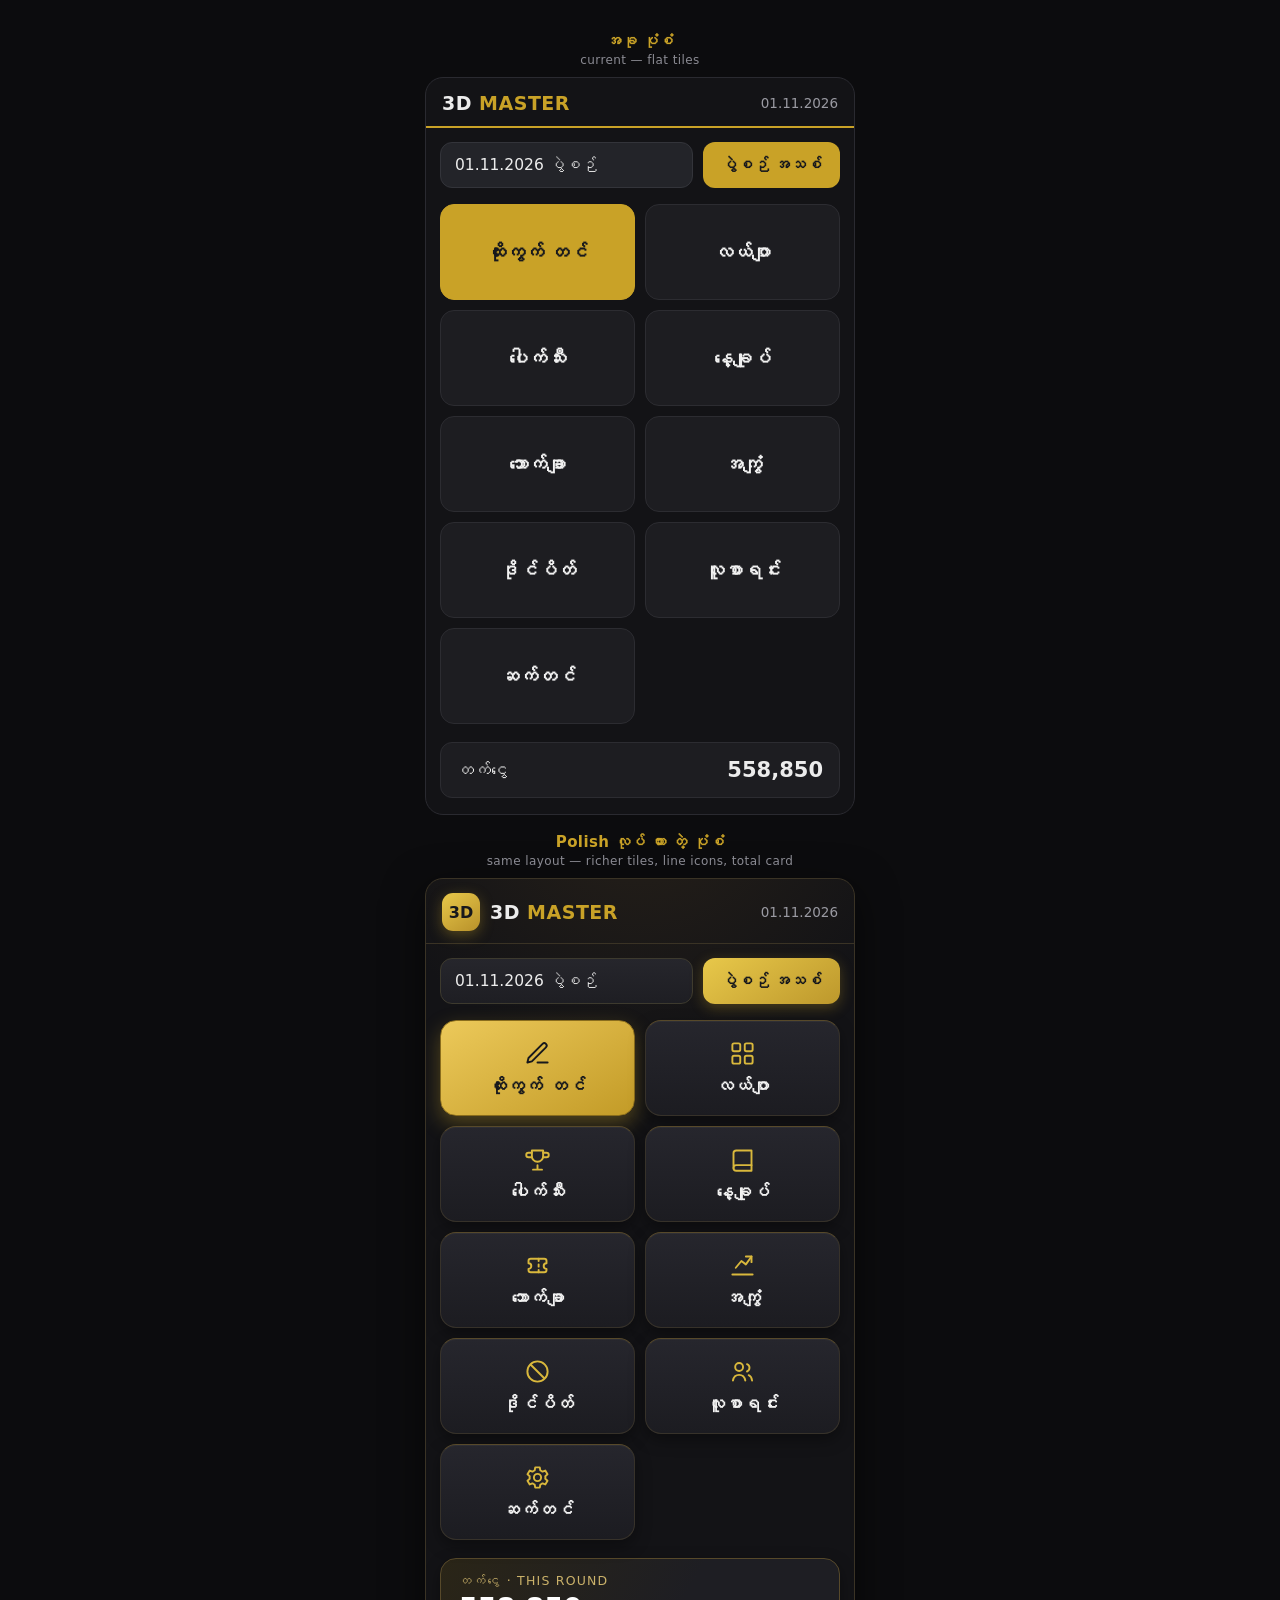
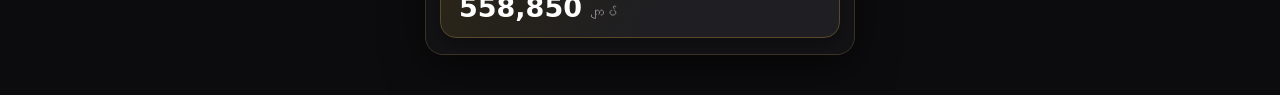
<file: mock-home.html>
<!DOCTYPE html>
<html lang="my">
<head>
<meta charset="utf-8">
<meta name="viewport" content="width=device-width, initial-scale=1">
<title>3D Master — Home polish mock</title>
<style>
  * { margin: 0; padding: 0; box-sizing: border-box; }
  body { background: #0c0c0e; color: #ececec; font-family: system-ui, sans-serif; padding: 14px 10px 40px; }
  .cap { text-align: center; color: #c9a227; font-weight: 700; font-size: 15px; margin: 18px 0 10px; letter-spacing: .4px; }
  .cap small { display: block; color: #8b8b93; font-weight: 400; font-size: 12px; margin-top: 3px; }
  .phone { max-width: 430px; margin: 0 auto; background: #131316; border: 1px solid #2a2a30; border-radius: 18px; overflow: hidden; }
  .phone.new { background: radial-gradient(120% 60% at 50% -10%, #262019 0%, #131316 55%); border-color: #3a3325; box-shadow: 0 12px 40px rgba(0,0,0,.55); }

  /* header */
  .hd { display: flex; align-items: center; justify-content: space-between; padding: 14px 16px 12px; border-bottom: 2px solid #c9a227; }
  .hd .logo { font-size: 19px; font-weight: 800; letter-spacing: .5px; }
  .hd .logo b { color: #c9a227; font-weight: 800; }
  .hd .dt { color: #9a9aa2; font-size: 13.5px; }
  .new .hd { border-bottom: 1px solid #3a3325; }
  .new .hd .brand { display: flex; align-items: center; gap: 10px; }
  .new .badge { width: 38px; height: 38px; border-radius: 11px; background: linear-gradient(145deg, #e8c84a, #b8912a); color: #17181c; font-weight: 900; font-size: 16px; display: flex; align-items: center; justify-content: center; box-shadow: 0 4px 14px rgba(201,162,39,.35); }

  /* session row */
  .srow { display: flex; gap: 10px; padding: 14px 14px 4px; }
  .sel { flex: 1; background: #232429; border: 1px solid #33343a; border-radius: 12px; padding: 13px 14px; font-size: 15.5px; color: #ececec; }
  .nbtn { background: #c9a227; color: #17181c; border-radius: 12px; padding: 13px 18px; font-weight: 800; font-size: 15.5px; display: flex; align-items: center; }
  .new .sel { background: linear-gradient(180deg, #26262c, #1e1e23); border-color: #3d3a2e; }
  .new .nbtn { background: linear-gradient(145deg, #e8c84a, #bd982c); box-shadow: 0 4px 14px rgba(201,162,39,.30); }

  /* tiles */
  .grid { display: grid; grid-template-columns: 1fr 1fr; gap: 10px; padding: 12px 14px 6px; }
  .tile { background: #1d1d21; border: 1px solid #2c2c31; border-radius: 14px; min-height: 96px; display: flex; align-items: center; justify-content: center; font-size: 19px; font-weight: 700; color: #f2f2f2; text-align: center; padding: 10px; }
  .tile.gold { background: #c9a227; color: #17181c; border-color: #c9a227; }
  .new .tile { background: linear-gradient(180deg, #26262d, #1c1c21); border: 1px solid #37322a; border-top-color: #57492a; box-shadow: 0 6px 16px rgba(0,0,0,.35), inset 0 1px 0 rgba(255,255,255,.04); border-radius: 16px; flex-direction: column; justify-content: center; gap: 9px; font-size: 17.5px; }
  .new .tile svg { width: 27px; height: 27px; stroke: #d9b83c; fill: none; stroke-width: 1.7; stroke-linecap: round; stroke-linejoin: round; }
  .new .tile.gold { background: linear-gradient(150deg, #ecc95a, #c39b27); color: #17181c; border-color: #8a6d1d; box-shadow: 0 8px 20px rgba(201,162,39,.35); }
  .new .tile.gold svg { stroke: #17181c; }

  /* total strip */
  .tot { margin: 12px 14px 16px; background: #1d1d21; border: 1px solid #2c2c31; border-radius: 12px; padding: 15px 16px; display: flex; justify-content: space-between; align-items: center; font-size: 17px; }
  .tot b { font-size: 21px; }
  .new .tot { background: linear-gradient(120deg, #2a2517, #1e1e23 60%); border: 1px solid #57492a; border-radius: 16px; box-shadow: 0 6px 16px rgba(0,0,0,.35); flex-direction: column; align-items: stretch; gap: 4px; padding: 14px 18px; }
  .new .tot .lab { font-size: 12.5px; color: #cbb26a; letter-spacing: 1.2px; }
  .new .tot .amt { font-size: 27px; font-weight: 800; color: #fff; }
  .new .tot .amt span { font-size: 13px; color: #9a9aa2; font-weight: 400; }
</style>
</head>
<body>

<div class="cap">အခု ပုံစံ<small>current — flat tiles</small></div>
<div class="phone">
  <div class="hd"><div class="logo">3D <b>MASTER</b></div><div class="dt">01.11.2026</div></div>
  <div class="srow"><div class="sel">01.11.2026 ပွဲစဉ်</div><div class="nbtn">ပွဲစဉ် အသစ်</div></div>
  <div class="grid">
    <div class="tile gold">ထိုးကွက် တင်</div><div class="tile">လယ်ဂျာ</div>
    <div class="tile">ပေါက်သီး</div><div class="tile">နေ့ချုပ်</div>
    <div class="tile">ဘောက်ချာ</div><div class="tile">အကျွံ</div>
    <div class="tile">ဒိုင်ပိတ်</div><div class="tile">လူစာရင်း</div>
    <div class="tile">ဆက်တင်</div>
  </div>
  <div class="tot"><span>တက်ငွေ</span><b>558,850</b></div>
</div>

<div class="cap">Polish လုပ် ထား တဲ့ ပုံစံ<small>same layout — richer tiles, line icons, total card</small></div>
<div class="phone new">
  <div class="hd"><div class="brand"><div class="badge">3D</div><div class="logo">3D <b>MASTER</b></div></div><div class="dt">01.11.2026</div></div>
  <div class="srow"><div class="sel">01.11.2026 ပွဲစဉ်</div><div class="nbtn">ပွဲစဉ် အသစ်</div></div>
  <div class="grid">
    <div class="tile gold"><svg viewBox="0 0 24 24"><path d="M12 20h9"/><path d="M16.5 3.5a2.1 2.1 0 0 1 3 3L7 19l-4 1 1-4Z"/></svg>ထိုးကွက် တင်</div>
    <div class="tile"><svg viewBox="0 0 24 24"><rect x="3" y="3" width="7" height="7" rx="1.5"/><rect x="14" y="3" width="7" height="7" rx="1.5"/><rect x="3" y="14" width="7" height="7" rx="1.5"/><rect x="14" y="14" width="7" height="7" rx="1.5"/></svg>လယ်ဂျာ</div>
    <div class="tile"><svg viewBox="0 0 24 24"><path d="M8 21h8M12 17v4M7 4h10v5a5 5 0 0 1-10 0Z"/><path d="M7 6H4a2 2 0 0 0 0 4h3M17 6h3a2 2 0 0 1 0 4h-3"/></svg>ပေါက်သီး</div>
    <div class="tile"><svg viewBox="0 0 24 24"><path d="M4 19.5A2.5 2.5 0 0 1 6.5 17H20V4H6.5A2.5 2.5 0 0 0 4 6.5Z"/><path d="M4 19.5A2.5 2.5 0 0 0 6.5 22H20v-5"/></svg>နေ့ချုပ်</div>
    <div class="tile"><svg viewBox="0 0 24 24"><path d="M4 8a2 2 0 0 1 2-2h12a2 2 0 0 1 2 2v2a2.5 2.5 0 0 0 0 5v1a2 2 0 0 1-2 2H6a2 2 0 0 1-2-2v-1a2.5 2.5 0 0 0 0-5Z"/><path d="M13 6v2M13 11v2M13 16v2"/></svg>ဘောက်ချာ</div>
    <div class="tile"><svg viewBox="0 0 24 24"><path d="M3 20h18"/><path d="M6 20v-6M11 20V8M16 20v-9M21 20V4" opacity="0"/><path d="M6 14l5-6 4 3 5-7"/><path d="M15 4h5v5"/></svg>အကျွံ</div>
    <div class="tile"><svg viewBox="0 0 24 24"><circle cx="12" cy="12" r="9"/><path d="M6 6l12 12"/></svg>ဒိုင်ပိတ်</div>
    <div class="tile"><svg viewBox="0 0 24 24"><circle cx="9" cy="8" r="3.5"/><path d="M3.5 20c.6-3.2 2.8-5 5.5-5s4.9 1.8 5.5 5"/><path d="M16 5.5a3.5 3.5 0 0 1 0 6.5M17.5 15.3c1.7.7 2.7 2.3 3 4.7"/></svg>လူစာရင်း</div>
    <div class="tile"><svg viewBox="0 0 24 24"><circle cx="12" cy="12" r="3.2"/><path d="M19 12a7 7 0 0 0-.1-1.2l2-1.6-2-3.4-2.4 1a7 7 0 0 0-2-1.2L14 3h-4l-.5 2.6a7 7 0 0 0-2 1.2l-2.4-1-2 3.4 2 1.6A7 7 0 0 0 5 12c0 .4 0 .8.1 1.2l-2 1.6 2 3.4 2.4-1a7 7 0 0 0 2 1.2L10 21h4l.5-2.6a7 7 0 0 0 2-1.2l2.4 1 2-3.4-2-1.6c.07-.4.1-.8.1-1.2Z"/></svg>ဆက်တင်</div>
  </div>
  <div class="tot"><span class="lab">တက်ငွေ · THIS ROUND</span><span class="amt">558,850 <span>ကျပ်</span></span></div>
</div>

</body>
</html>
</file>
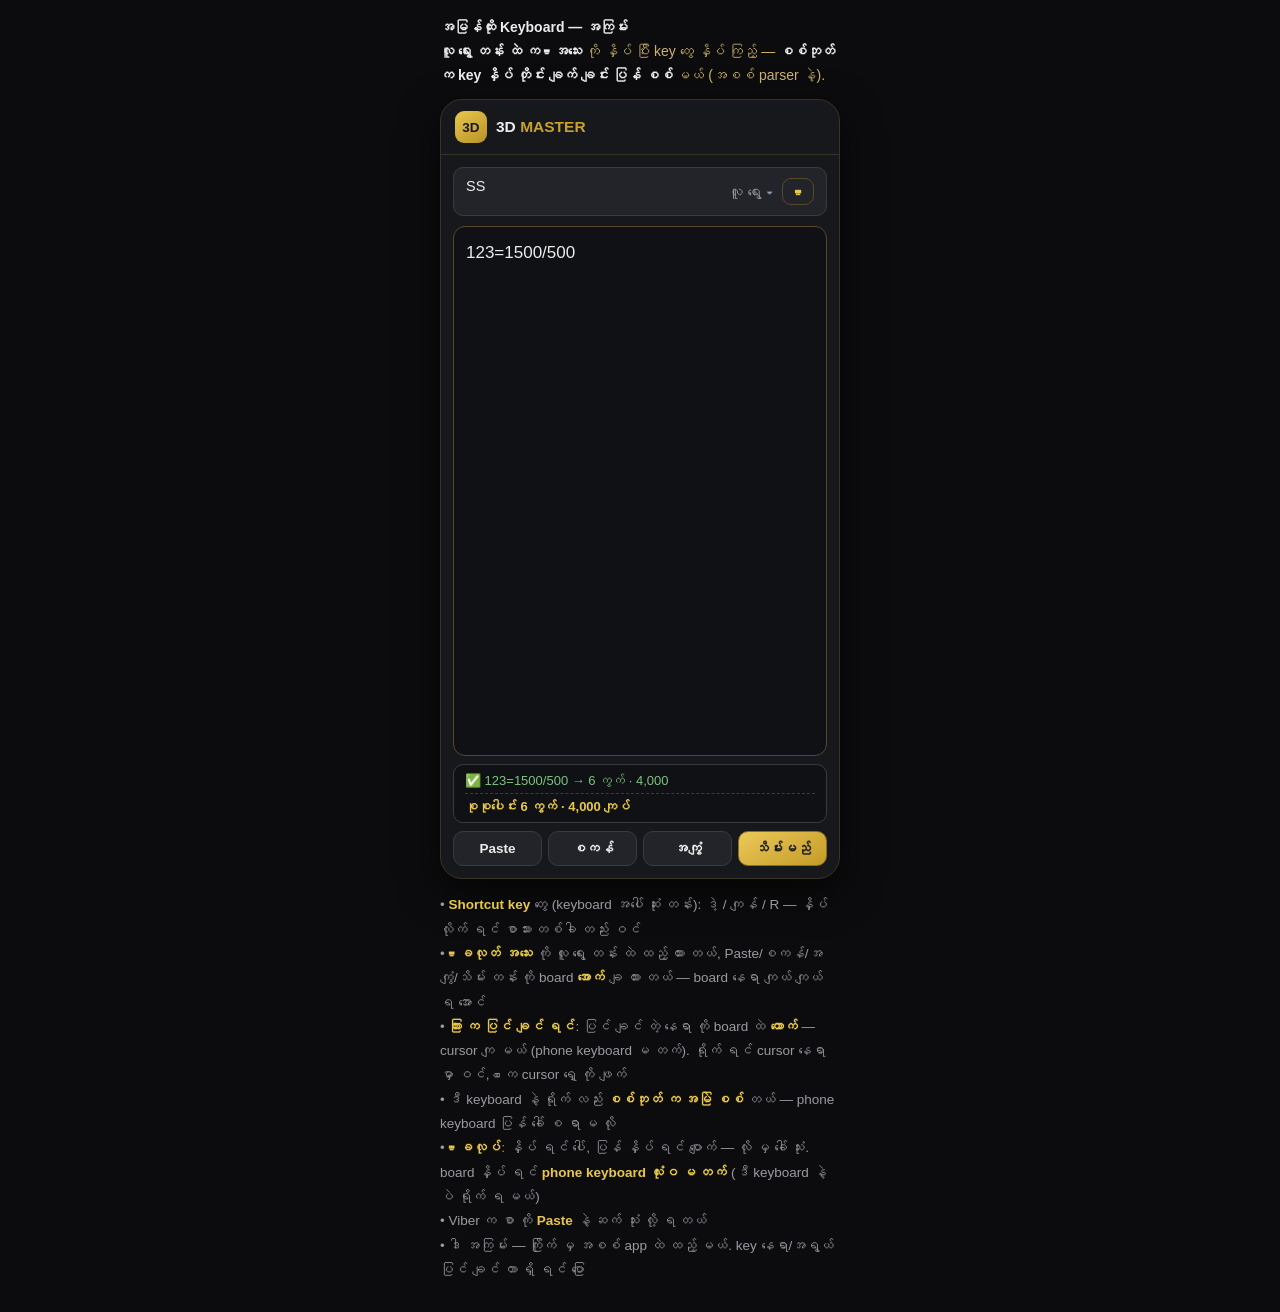
<file: mock-keyboard.html>
<!DOCTYPE html>
<html lang="my">
<head>
<meta charset="utf-8">
<meta name="viewport" content="width=device-width, initial-scale=1">
<title>အမြန်ထိုး Keyboard အကြမ်း</title>
<style>
  * { box-sizing: border-box; margin: 0; font-family: "Myanmar Text", "Noto Sans Myanmar", sans-serif; }
  body { background: #0c0c0e; color: #ececec; padding: 16px 10px 30px; }
  .cap { max-width: 400px; margin: 0 auto 12px; font-size: 14px; line-height: 1.7; color: #cbb26a; }
  .cap b { color: #ececec; }
  .phone { max-width: 400px; margin: 0 auto; background: #17181c; border: 1px solid #3a3325; border-radius: 22px; overflow: hidden; box-shadow: 0 14px 40px rgba(0,0,0,.6); display: flex; flex-direction: column; height: 780px; }
  .hdr { padding: 11px 14px; border-bottom: 1px solid #3a3325; display: flex; align-items: center; gap: 9px; }
  .badge { width: 32px; height: 32px; border-radius: 9px; background: linear-gradient(145deg,#e8c84a,#b8912a); color: #17181c; font-weight: 900; font-size: 13.5px; display: flex; align-items: center; justify-content: center; }
  .hdr b { font-size: 15.5px; } .hdr .g { color: #c9a227; }
  .body { padding: 12px; flex: 1; display: flex; flex-direction: column; min-height: 0; }
  .who { background: #232429; border: 1px solid #3a3b41; border-radius: 10px; padding: 10px 12px; font-size: 14.5px; display: flex; justify-content: space-between; }
  .btnrow { display: flex; gap: 6px; margin-top: 8px; }
  .btnrow span { flex: 1; text-align: center; background: #232429; border: 1px solid #3a3b41; color: #ececec; border-radius: 10px; padding: 9px 0; font-size: 13.5px; font-weight: 600; }
  .btnrow span.save { background: linear-gradient(150deg,#ecc95a,#c39b27); color: #17181c; border-color: #8a6d1d; }
  #board { caret-color: #ffd94a; margin-top: 10px; width: 100%; flex: 1; min-height: 90px; background: #101114; border: 1px solid #57492a; border-radius: 12px; color: #ececec; padding: 12px; font-size: 17px; line-height: 1.65; resize: none; }
  .vbox { margin-top: 8px; background: #101114; border: 1px solid #3a3b41; border-radius: 10px; padding: 8px 11px; font-size: 13px; color: #9a9aa2; }
  .vbox b { color: #7bc47f; }
  .vbox .okl { color: #7bc47f; }
  .vbox .badl { color: #e08a8a; }
  .vbox .pt { color: #e8c84a; font-weight: 700; border-top: 1px dashed #3a3b41; margin-top: 5px; padding-top: 5px; }
  .kbbar { display: flex; justify-content: flex-end; margin-top: 8px; }
  .kbbar span { background: #232429; border: 1px solid #57492a; color: #e8c84a; border-radius: 999px; padding: 7px 16px; font-size: 13.5px; font-weight: 700; cursor: pointer; user-select: none; }
  .kbbar span.on { background: linear-gradient(150deg,#ecc95a,#c39b27); color: #17181c; }
  .whoR { display: flex; align-items: center; gap: 9px; }
  .kbt { border: 1px solid #57492a; color: #e8c84a; border-radius: 9px; padding: 4px 11px; font-size: 15px; font-weight: 700; cursor: pointer; user-select: none; }
  .kbt.on { background: linear-gradient(150deg,#ecc95a,#c39b27); color: #17181c; }
  /* ---------- keyboard ---------- */
  .kb { background: #101013; border-top: 1px solid #3a3325; padding: 8px 7px 12px; }
  .krow { display: flex; gap: 6px; margin-bottom: 6px; }
  .krow:last-child { margin-bottom: 0; }
  .k { flex: 1; background: linear-gradient(180deg,#2b2b32,#222228); border: 1px solid #3d3a30; border-bottom-width: 2px; border-radius: 11px; color: #f2f2f2; font-size: 19px; font-weight: 700; padding: 11px 0; text-align: center; cursor: pointer; user-select: none; -webkit-user-select: none; touch-action: manipulation; }
  .k:active { background: #c9a227; color: #17181c; }
  .k.fn { background: linear-gradient(180deg,#3a3220,#2a2517); border-color: #57492a; color: #e8c84a; font-size: 15.5px; }
  .k.fn:active { background: #c9a227; color: #17181c; }
  .k.sym { color: #e8c84a; }
  .k.wide { flex: 2.2; }
  .note { max-width: 400px; margin: 14px auto 0; font-size: 13.5px; line-height: 1.8; color: #9a9aa2; }
  .note b { color: #e8c84a; }
</style>
</head>
<body>
  <div class="cap"><b>အမြန်ထိုး Keyboard — အကြမ်း</b><br><b>လူ ရွေး တန်း ထဲ က ⌨ အသေး</b> ကို နှိပ် ပြီး key တွေ နှိပ် ကြည့် — <b>စစ်ဘုတ် က key နှိပ် တိုင်း ချက် ချင်း ပြန် စစ်</b> မယ် (အစစ် parser နဲ့).</div>

  <div class="phone">
    <div class="hdr"><span class="badge">3D</span><b>3D <span class="g">MASTER</span></b></div>
    <div class="body">
      <div class="who"><span>SS</span><span class="whoR"><span style="color:#9a9aa2">လူ ရွေး ▾</span><span id="kbToggle" class="kbt">⌨</span></span></div>
      <textarea id="board" inputmode="none" placeholder="⌨ Keyboard ဖွင့် ပြီး ရိုက်ပါ…">123=1500/500</textarea>
      <div class="vbox" id="vbox">စာကြောင်း ရိုက် ရင် ဒီ မှာ ချက် ချင်း စစ် ပြ မယ်</div>
      <div class="btnrow"><span>Paste</span><span>စကန်</span><span>အကျွံ</span><span class="save">သိမ်းမည်</span></div>
    </div>
    <div class="kb" id="kb" style="display:none">
      <div class="krow">
        <div class="k fn" data-t="ဒဲ့">ဒဲ့</div>
        <div class="k fn" data-t="ကျန်">ကျန်</div>
        <div class="k fn" data-t="R">R</div>
        <div class="k sym" data-t="⌫">⌫</div>
      </div>
      <div class="krow">
        <div class="k" data-t="7">7</div><div class="k" data-t="8">8</div><div class="k" data-t="9">9</div>
        <div class="k sym" data-t="=">=</div>
      </div>
      <div class="krow">
        <div class="k" data-t="4">4</div><div class="k" data-t="5">5</div><div class="k" data-t="6">6</div>
        <div class="k sym" data-t="-">-</div>
      </div>
      <div class="krow">
        <div class="k" data-t="1">1</div><div class="k" data-t="2">2</div><div class="k" data-t="3">3</div>
        <div class="k sym" data-t="/">/</div>
      </div>
      <div class="krow">
        <div class="k" data-t="0">0</div>
        <div class="k wide" data-t=" ">space</div>
        <div class="k sym" data-t="⏎">⏎</div>
      </div>
    </div>
  </div>

  <div class="note">
    • <b>Shortcut key</b> တွေ (keyboard အပေါ် ဆုံး တန်း): ဒဲ့ / ကျန် / R — နှိပ် လိုက် ရင် စာသား တစ်ခါ တည်း ဝင်<br>
    • <b>⌨ ခလုတ် အသေး</b> ကို လူ ရွေး တန်း ထဲ ထည့် ထား တယ်, Paste/စကန်/အကျွံ/သိမ်း တန်း ကို board <b>အောက်</b> ချ ထား တယ် — board နေရာ ကျယ် ကျယ် ရ အောင်<br>
    • <b>ကြား က ပြင် ချင် ရင်</b>: ပြင် ချင် တဲ့ နေရာ ကို board ထဲ <b>ထောက်</b> — cursor ကျ မယ် (phone keyboard မ တက်). ရိုက် ရင် cursor နေရာ မှာ ဝင်, ⌫ က cursor ရှေ့ ကို ဖျက်<br>
    • ဒီ keyboard နဲ့ ရိုက် လည်း <b>စစ်ဘုတ် က အမြဲ စစ်</b> တယ် — phone keyboard ပြန် ခေါ် စ ရာ မ လို<br>
    • <b>⌨ ခလုပ်</b>: နှိပ် ရင် ပေါ်, ပြန် နှိပ် ရင် ပျောက် — လို မှ ခေါ် သုံး. board နှိပ် ရင် <b>phone keyboard လုံးဝ မ တက်</b> (ဒီ keyboard နဲ့ ပဲ ရိုက် ရ မယ်)<br>
    • Viber က စာ ကို <b>Paste</b> နဲ့ ဆက် သုံး လို့ ရ တယ်<br>
    • ဒါ အကြမ်း — ကြိုက် မှ အစစ် app ထဲ ထည့် မယ်. key နေရာ/အရွယ် ပြင် ချင် တာ ရှိ ရင် ပြော
  </div>

<script>
  function loadFallback() { var s = document.createElement('script'); s.src = 'app/parser3d.js?v=13'; s.onload = function () { validate(); }; document.body.appendChild(s); }
</script>
<script src="parser3d.js?v=13" onerror="loadFallback()"></script>
<script>
  var board = document.getElementById('board');
  var vbox = document.getElementById('vbox');
  function fmt(n) { return n.toLocaleString('en-US'); }
  function esc(s) { return s.replace(/&/g, '&amp;').replace(/</g, '&lt;'); }
  function validate() {
    if (!window.Parser3D) { vbox.textContent = 'parser ဆက် နေ တယ်…'; return; }
    var lines = board.value.split('\n').filter(function (l) { return l.trim(); });
    if (!lines.length) { vbox.textContent = 'စာကြောင်း ရိုက် ရင် ဒီ မှာ ချက် ချင်း စစ် ပြ မယ်'; return; }
    var html = '', tc = 0, tt = 0;
    lines.forEach(function (ln) {
      var r = Parser3D.parseLine(ln);
      if (r.ok) { tc += r.count; tt += r.total; html += '<div class="okl">✅ ' + esc(r.formula) + ' → ' + r.count + ' ကွက် · ' + fmt(r.total) + '</div>'; }
      else html += '<div class="badl">❌ ' + esc(ln) + '</div>';
    });
    html += '<div class="pt">စုစုပေါင်း ' + tc + ' ကွက် · ' + fmt(tt) + ' ကျပ်</div>';
    vbox.innerHTML = html;
  }
  board.addEventListener('input', validate);
  var kb = document.getElementById('kb'), tg = document.getElementById('kbToggle');
  tg.addEventListener('click', function () {
    var open = kb.style.display !== 'none';
    kb.style.display = open ? 'none' : 'block';
    tg.classList.toggle('on', !open);
    if (!open) { board.focus(); }
  });
  function setCaret(pos) { try { board.setSelectionRange(pos, pos); } catch (e) {} }
    document.getElementById('kb').addEventListener('click', function (e) {
    var k = e.target.closest('.k'); if (!k) return;
    var t = k.getAttribute('data-t');
    var s = board.selectionStart == null ? board.value.length : board.selectionStart;
    var en = board.selectionEnd == null ? s : board.selectionEnd;
    board.focus();
    if (t === '⌫') {
      if (en > s) { board.value = board.value.slice(0, s) + board.value.slice(en); setCaret(s); }
      else if (s > 0) { board.value = board.value.slice(0, s - 1) + board.value.slice(s); setCaret(s - 1); }
    } else {
      var ins = t === '⏎' ? '\n' : t;
      board.value = board.value.slice(0, s) + ins + board.value.slice(en);
      setCaret(s + ins.length);
    }
    board.scrollTop = board.scrollHeight;
    validate();
  });
  validate();
</script>
</body>
</html>
</file>
<file: style.css>
:root { color-scheme: dark; }
* { box-sizing: border-box; margin: 0; font-family: "Segoe UI", system-ui, sans-serif; }
body { background: #101114; color: #ececec; }
.app { max-width: 560px; margin: 0 auto; background: radial-gradient(120% 45% at 50% -5%, #292219 0%, #17181c 55%); min-height: 100vh; }

/* header */
.hdr { padding: 12px 15px; border-bottom: 1px solid #3a3325; display: flex; justify-content: space-between; align-items: center; }
.hdr .brand { display: flex; align-items: center; gap: 10px; }
.hdr .badge { width: 37px; height: 37px; border-radius: 11px; background: linear-gradient(145deg, #e8c84a, #b8912a); color: #17181c; font-weight: 900; font-size: 15.5px; display: flex; align-items: center; justify-content: center; box-shadow: 0 4px 14px rgba(201,162,39,.35); }
.hdr b { font-size: 18px; letter-spacing: .4px; }
.hdr .g { color: #c9a227; }
.hdr span { font-size: 12px; color: #9a9a9a; }
.sessbar { display: flex; gap: 6px; margin-bottom: 12px; }
.sessbar select, .sessbar input[type="date"] { flex: 1; min-width: 0; padding: 8px; border: 1px solid #3a3b41; border-radius: 9px; font-size: 13.5px; background: #232429; color: #ececec; }
.sbtn { background: #c9a227; color: #17181c; border: none; border-radius: 9px; padding: 8px 12px; font-size: 13.5px; font-weight: 700; cursor: pointer; white-space: nowrap; }
.sbtn.gray { background: #232429; color: #ececec; border: 1px solid #3a3b41; }

/* sections */
.sec { display: none; padding: 12px; }
.sec.on { display: block; }
.backrow { display: flex; align-items: center; gap: 8px; margin-bottom: 10px; }
.backrow .back { color: #c9a227; font-size: 21px; font-weight: 700; cursor: pointer; line-height: 1; }
.backrow h2 { font-size: 16px; }

/* home */
.grid2 { display: grid; grid-template-columns: 1fr 1fr; gap: 9px; }
.tile { background: linear-gradient(180deg, #2e2b23, #1e1d20); border: 1px solid #49402c; border-top-color: #7d683a; border-radius: 16px; padding: 15px 12px; text-align: center; font-size: 15.5px; font-weight: 600; cursor: pointer; display: flex; flex-direction: column; align-items: center; justify-content: center; gap: 8px; box-shadow: 0 6px 16px rgba(0,0,0,.35), inset 0 1px 0 rgba(255,255,255,.04); }
.tile svg { width: 25px; height: 25px; stroke: #d9b83c; fill: none; stroke-width: 1.7; stroke-linecap: round; stroke-linejoin: round; }
.tile.gold { background: linear-gradient(150deg, #ecc95a, #c39b27); border-color: #8a6d1d; color: #17181c; box-shadow: 0 8px 20px rgba(201,162,39,.35); }
.tile.gold svg { stroke: #17181c; }
.total { margin-top: 12px; background: linear-gradient(120deg, #2a2517, #1e1e23 60%); border: 1px solid #57492a; border-radius: 16px; padding: 13px 16px; display: flex; flex-direction: column; gap: 3px; box-shadow: 0 6px 16px rgba(0,0,0,.35); }
.total .tlab { font-size: 12.5px; color: #cbb26a; letter-spacing: 1.2px; }
.total .tamt { display: flex; align-items: baseline; gap: 7px; }
.total .tamt span { font-size: 13px; color: #9a9aa2; }
.total b { font-size: 26px; }

/* ledger */
.statrow { display: flex; justify-content: space-between; align-items: center; gap: 8px; margin-bottom: 8px; font-size: 13.5px; color: #9a9a9a; }
.statrow b { color: #ececec; font-size: 14.5px; }
.limitbtn { background: #232429; border: 1px solid #3a3b41; color: #ececec; border-radius: 999px; padding: 5px 12px; font-size: 13px; cursor: pointer; }
.digits { display: grid; grid-template-columns: repeat(10, 1fr); gap: 4px; margin-bottom: 10px; }
.dig { background: #232429; border: 1px solid #3a3b41; border-radius: 7px; text-align: center; font-size: 14px; font-weight: 700; padding: 6px 0; color: #ececec; cursor: pointer; }
.dig.on { background: #c9a227; border-color: #c9a227; color: #17181c; }
.ledger { display: grid; grid-template-columns: repeat(5, 1fr); gap: 5px; }
.cell { background: #232429; border: 1px solid #3a3b41; border-radius: 9px; padding: 8px 2px 7px; text-align: center; }
.cell .n { font-size: 17px; font-weight: 800; }
.cell .a { font-size: 11px; color: #9a9a9a; margin-top: 2px; }
.cell.hot { border-color: #7a2e2e; background: #2e1d1d; }
.cell.hot .a { color: #e08a8a; }
.cell.win { border-color: #c9a227; background: #33300f; }

/* forms */
select.inp, input.inp { width: 100%; padding: 11px 12px; border: 1px solid #3a3b41; border-radius: 10px; font-size: 14.5px; background: #232429; color: #ececec; margin-bottom: 9px; }
textarea.ta { width: 100%; background: #232429; border: 1px solid #3a3b41; border-radius: 10px; padding: 11px 12px; font-size: 14.5px; line-height: 1.8; min-height: 110px; resize: vertical; color: #ececec; }
.frow { display: flex; gap: 8px; }
.frow > * { flex: 1; min-width: 0; }

/* preview / errors */
.prev { margin-top: 9px; border: 1px solid #3f5a3f; background: #1e2a1e; border-radius: 10px; padding: 10px 12px; font-size: 13.5px; line-height: 1.65; }
.prev .pt { border-top: 1px solid #3f5a3f; margin-top: 6px; padding-top: 6px; font-weight: 700; }
.bad { margin-top: 9px; border: 1px solid #7a3a3a; background: #2e1d1d; border-radius: 10px; padding: 10px 12px; font-size: 13.5px; line-height: 1.65; color: #e08a8a; }
.btn { margin-top: 10px; background: #c9a227; color: #17181c; text-align: center; font-weight: 700; font-size: 15.5px; border-radius: 11px; padding: 12px; border: none; width: 100%; cursor: pointer; }
.btn:disabled { opacity: .45; cursor: default; }
.status { margin-top: 9px; font-size: 13.5px; color: #8fce8f; text-align: center; min-height: 18px; }

/* tables */
table.grid { width: 100%; border-collapse: collapse; background: #232429; font-size: 14px; }
table.grid th, table.grid td { border: 1px solid #3a3b41; padding: 8px 9px; text-align: right; }
table.grid th { background: #2b2c31; font-weight: 700; }
table.grid td:first-child, table.grid th:first-child { text-align: left; }
table.grid tr.tot td { font-weight: 800; background: #2b2c31; }
.neg { color: #e08a8a; }
.pos { color: #7bc47f; font-weight: 700; }
.empty { background: #232429; border: 1px solid #3a3b41; border-radius: 10px; padding: 16px; text-align: center; color: #9a9a9a; font-size: 14px; }

/* vouchers */
.vbatch { background: #232429; border: 1px solid #3a3b41; border-radius: 10px; margin-bottom: 12px; overflow: hidden; }
.vhead { background: #2b2c31; border-bottom: 1px solid #3a3b41; padding: 7px 11px; font-weight: 800; font-size: 13.5px; }
table.vt { width: 100%; border-collapse: collapse; font-size: 14px; }
table.vt td { border: 1px solid #33343a; padding: 7px 9px; text-align: center; width: 33.33%; }
table.vt td.frm { text-align: left; font-weight: 600; }
table.vt tr.vtot td { border-top: 2px dashed #55565e; font-weight: 800; text-align: right; background: #2b2c31; }

/* people */
.prow { display: flex; gap: 6px; align-items: center; background: #232429; border: 1px solid #3a3b41; border-radius: 10px; padding: 9px 11px; margin-bottom: 7px; font-size: 14px; }
.prow .nm { font-weight: 700; flex: 1; }
.prow .del { background: transparent; border: 1px solid #7a3a3a; color: #e08a8a; border-radius: 8px; padding: 5px 10px; cursor: pointer; font-size: 13px; }

/* settings */
.setrow { background: #232429; border: 1px solid #3a3b41; border-radius: 10px; padding: 13px; margin-bottom: 9px; font-size: 14.5px; display: flex; justify-content: space-between; align-items: center; }
.danger { background: #c0392b; color: #fff; border: none; border-radius: 9px; padding: 9px 14px; font-weight: 700; cursor: pointer; font-size: 14px; }

/* modal */
.modal { position: fixed; inset: 0; background: rgba(0, 0, 0, .6); display: flex; align-items: center; justify-content: center; z-index: 20; }
.modal.hidden { display: none; }
.mbox { background: #232429; border: 1px solid #3a3b41; border-radius: 14px; padding: 16px; width: 84%; max-width: 340px; }
.mbox h3 { font-size: 15.5px; margin-bottom: 11px; }
.mrow { display: flex; gap: 8px; margin-top: 4px; }

/* board-first entry */
textarea.ta.board { min-height: 44vh; font-size: 16.5px; line-height: 1.9; }
.prow2 { display: flex; gap: 8px; align-items: stretch; }
.prow2 select { flex: 1; min-width: 0; }
.kbt { border: 1px solid #57492a; background: #232429; color: #e8c84a; border-radius: 10px; padding: 0 15px; font-size: 17px; font-weight: 700; cursor: pointer; }
.kbt.on { background: linear-gradient(150deg, #ecc95a, #c39b27); color: #17181c; }
textarea.ta.board { caret-color: #ffd94a; }
.kb { position: fixed; left: 0; right: 0; bottom: 0; margin: 0 auto; max-width: 560px; background: #101013; border-top: 1px solid #3a3325; padding: 8px 7px 12px; z-index: 15; box-shadow: 0 -8px 24px rgba(0,0,0,.5); }
.krow { display: flex; gap: 6px; margin-bottom: 6px; }
.krow:last-child { margin-bottom: 0; }
.k { flex: 1; background: linear-gradient(180deg, #2b2b32, #222228); border: 1px solid #3d3a30; border-bottom-width: 2px; border-radius: 11px; color: #f2f2f2; font-size: 19px; font-weight: 700; padding: 11px 0; text-align: center; cursor: pointer; user-select: none; -webkit-user-select: none; touch-action: manipulation; }
.k:active { background: #c9a227; color: #17181c; }
.k.fn { background: linear-gradient(180deg, #3a3220, #2a2517); border-color: #57492a; color: #e8c84a; font-size: 15.5px; }
.k.sym { color: #e8c84a; }
.k.wide { flex: 2.2; }
.boardbar { display: flex; justify-content: space-between; padding: 8px 2px 0; font-size: 13.5px; color: #9a9a9a; }
.boardbar b { color: #ececec; }
.btnrow { display: flex; gap: 8px; margin-top: 10px; }
.btnrow .btn { margin-top: 0; flex: 1 1 0; width: auto; padding: 11px 4px; font-size: 15px; white-space: nowrap; }
.btnrow .btn.gray { flex: 1 1 0; }
.btn.gray { background: #232429; color: #ececec; border: 1px solid #3a3b41; flex: 0 0 110px; }
/* voucher line table */
table.vt td.amt { text-align: right; font-weight: 700; width: 34%; }
table.vt tr.vline { cursor: pointer; }
table.vt td.xpand { text-align: left; background: #1d1e23; padding: 8px 9px; }
.xgrid { display: grid; grid-template-columns: repeat(3, 1fr); gap: 4px 10px; font-size: 13px; color: #cfcfcf; }

.tag { border: 1px solid #7a3a3a; color: #e08a8a; border-radius: 6px; padding: 1px 7px; font-size: 12px; font-weight: 700; }
table.grid.akan th { background: #3a2323; }
.akanhead { font-size: 14.5px; font-weight: 700; margin: 14px 0 7px; color: #e08a8a; }

.cell.hed { border-color: #3f5a3f; }
.cell.hed .a { color: #8fce8f; }

/* voucher: no text selection / callout on long-press (Pho Oct 22) */
.vt { -webkit-user-select: none; user-select: none; -webkit-touch-callout: none; }
.vline:active { background: #2c2c31; }
/* line action sheet */
.sheet { position: fixed; inset: 0; background: rgba(0,0,0,.6); z-index: 60;
  display: flex; align-items: flex-end; justify-content: center; }
.sheetCard { background: #1d1d20; width: 100%; max-width: 520px; padding: 16px;
  border-radius: 16px 16px 0 0; border-top: 1px solid #3a3a40; }
.sheetTitle { font-weight: 700; font-size: 17px; margin-bottom: 12px; word-break: break-all; }
.sheetCard .btn { display: block; width: 100%; margin: 8px 0; padding: 13px; font-size: 16px; }
.sheetInput { width: 100%; box-sizing: border-box; padding: 12px; font-size: 17px;
  border-radius: 10px; border: 1px solid #3a3a40; background: #141416; color: #f2e7c9; margin-bottom: 8px; }

.bchips { display: flex; flex-wrap: wrap; gap: 8px; margin-top: 10px; }
.bchip { background: #232429; border: 1px solid #3a3b41; color: #ececec; border-radius: 9px; padding: 8px 12px; font-size: 15px; font-weight: 700; cursor: pointer; }
.bhint { margin-top: 10px; font-size: 12.5px; color: #9a9aa2; }

.prow { -webkit-touch-callout: none; -webkit-user-select: none; user-select: none; cursor: pointer; }

/* Entry head: title + person select + keyboard toggle in ONE row (Pho Oct 24) */
.backrow.ehead select { flex: 1; min-width: 0; }
.backrow.ehead h2 { white-space: nowrap; }
.backrow.ehead .kbt { align-self: stretch; }

/* Win/tote ledger highlights (Pho Oct 24): winner RED, tote set YELLOW */
.cell.tote { border-color: #c9a227; background: #33300f; }
.cell.tote .n { color: #ffd94a; }
.cell.win { border-color: #e04848; background: #3a1414; }
.cell.win .n { color: #ff8f8f; }

/* Voucher win/tote marks (Pho Oct 24): spot hits at a glance */
table.vt tr.vwin td { background: #331111; }
table.vt tr.vwin td.frm { color: #ff9a9a; }
table.vt tr.vtote td { background: #2e2a0d; }
table.vt tr.vtote td.frm { color: #ffd94a; }
.xgrid span.w { background: #3a1414; border-color: #e04848; color: #ff8f8f; }
.xgrid span.t { background: #33300f; border-color: #c9a227; color: #ffd94a; }
</file>
<file: agent/style.css>
:root { color-scheme: dark; }
* { box-sizing: border-box; margin: 0; font-family: "Segoe UI", system-ui, sans-serif; }
body { background: #101114; color: #ececec; }
.app { max-width: 560px; margin: 0 auto; background: radial-gradient(120% 45% at 50% -5%, #23262c 0%, #17181c 55%); min-height: 100vh; }

/* header */
.hdr { padding: 12px 15px; border-bottom: 1px solid #3a3b41; display: flex; justify-content: space-between; align-items: center; }
.hdr .brand { display: flex; align-items: center; gap: 10px; }
.hdr .badge { width: 37px; height: 37px; border-radius: 11px; background: linear-gradient(145deg, #c7cbd3, #959aa6); color: #17181c; font-weight: 900; font-size: 15.5px; display: flex; align-items: center; justify-content: center; box-shadow: 0 4px 14px rgba(180,190,205,.30); }
.hdr b { font-size: 18px; letter-spacing: .4px; }
.hdr .g { color: #a5aab6; }
.hdr span { font-size: 12px; color: #9a9a9a; }
.sessbar { display: flex; gap: 6px; margin-bottom: 12px; }
.sessbar select, .sessbar input[type="date"] { flex: 1; min-width: 0; padding: 8px; border: 1px solid #3a3b41; border-radius: 9px; font-size: 13.5px; background: #232429; color: #ececec; }
.sbtn { background: #a5aab6; color: #17181c; border: none; border-radius: 9px; padding: 8px 12px; font-size: 13.5px; font-weight: 700; cursor: pointer; white-space: nowrap; }
.sbtn.gray { background: #232429; color: #ececec; border: 1px solid #3a3b41; }

/* sections */
.sec { display: none; padding: 12px; }
.sec.on { display: block; }
.backrow { display: flex; align-items: center; gap: 8px; margin-bottom: 10px; }
.backrow .back { color: #a5aab6; font-size: 21px; font-weight: 700; cursor: pointer; line-height: 1; }
.backrow h2 { font-size: 16px; }

/* home */
.grid2 { display: grid; grid-template-columns: 1fr 1fr; gap: 9px; }
.tile { background: linear-gradient(180deg, #292b30, #1e1d20); border: 1px solid #3d414b; border-top-color: #878d99; border-radius: 16px; padding: 15px 12px; text-align: center; font-size: 15.5px; font-weight: 600; cursor: pointer; display: flex; flex-direction: column; align-items: center; justify-content: center; gap: 8px; box-shadow: 0 6px 16px rgba(0,0,0,.35), inset 0 1px 0 rgba(255,255,255,.04); }
.tile svg { width: 25px; height: 25px; stroke: #a5aab6; fill: none; stroke-width: 1.7; stroke-linecap: round; stroke-linejoin: round; }
.tile.silver { background: linear-gradient(150deg, #c4c8d0, #9aa0ac); border-color: #e2e5ea; color: #17181c; box-shadow: 0 8px 20px rgba(180,190,205,.30), inset 0 1px 0 rgba(255,255,255,.65); }
.tile.silver svg { stroke: #17181c; }
.total { margin-top: 12px; background: linear-gradient(120deg, #26282e, #1e1e23 60%); border: 1px solid #484c56; border-radius: 16px; padding: 13px 16px; display: flex; flex-direction: column; gap: 3px; box-shadow: 0 6px 16px rgba(0,0,0,.35); }
.total .tlab { font-size: 12.5px; color: #a5aab6; letter-spacing: 1.2px; }
.total .tamt { display: flex; align-items: baseline; gap: 7px; }
.total .tamt span { font-size: 13px; color: #9a9aa2; }
.total b { font-size: 26px; }

/* ledger */
.statrow { display: flex; justify-content: space-between; align-items: center; gap: 8px; margin-bottom: 8px; font-size: 13.5px; color: #9a9a9a; }
.statrow b { color: #ececec; font-size: 14.5px; }
.limitbtn { background: #232429; border: 1px solid #3a3b41; color: #ececec; border-radius: 999px; padding: 5px 12px; font-size: 13px; cursor: pointer; }
.digits { display: grid; grid-template-columns: repeat(10, 1fr); gap: 4px; margin-bottom: 10px; }
.dig { background: #232429; border: 1px solid #3a3b41; border-radius: 7px; text-align: center; font-size: 14px; font-weight: 700; padding: 6px 0; color: #ececec; cursor: pointer; }
.dig.on { background: #a5aab6; border-color: #a5aab6; color: #17181c; }
.ledger { display: grid; grid-template-columns: repeat(5, 1fr); gap: 5px; }
.cell { background: #232429; border: 1px solid #3a3b41; border-radius: 9px; padding: 8px 2px 7px; text-align: center; }
.cell .n { font-size: 17px; font-weight: 800; }
.cell .a { font-size: 11px; color: #9a9a9a; margin-top: 2px; }
.cell.hot { border-color: #7a2e2e; background: #2e1d1d; }
.cell.hot .a { color: #e08a8a; }
.cell.win { border-color: #a5aab6; background: #2b3038; }

/* forms */
select.inp, input.inp { width: 100%; padding: 11px 12px; border: 1px solid #3a3b41; border-radius: 10px; font-size: 14.5px; background: #232429; color: #ececec; margin-bottom: 9px; }
textarea.ta { width: 100%; background: #232429; border: 1px solid #3a3b41; border-radius: 10px; padding: 11px 12px; font-size: 14.5px; line-height: 1.8; min-height: 110px; resize: vertical; color: #ececec; }
.frow { display: flex; gap: 8px; }
.frow > * { flex: 1; min-width: 0; }

/* preview / errors */
.prev { margin-top: 9px; border: 1px solid #3f5a3f; background: #1e2a1e; border-radius: 10px; padding: 10px 12px; font-size: 13.5px; line-height: 1.65; }
.prev .pt { border-top: 1px solid #3f5a3f; margin-top: 6px; padding-top: 6px; font-weight: 700; }
.bad { margin-top: 9px; border: 1px solid #7a3a3a; background: #2e1d1d; border-radius: 10px; padding: 10px 12px; font-size: 13.5px; line-height: 1.65; color: #e08a8a; }
.btn { margin-top: 10px; background: #a5aab6; color: #17181c; text-align: center; font-weight: 700; font-size: 15.5px; border-radius: 11px; padding: 12px; border: none; width: 100%; cursor: pointer; }
.btn:disabled { opacity: .45; cursor: default; }
.status { margin-top: 9px; font-size: 13.5px; color: #8fce8f; text-align: center; min-height: 18px; }

/* tables */
table.grid { width: 100%; border-collapse: collapse; background: #232429; font-size: 14px; }
table.grid th, table.grid td { border: 1px solid #3a3b41; padding: 8px 9px; text-align: right; }
table.grid th { background: #2b2c31; font-weight: 700; }
table.grid td:first-child, table.grid th:first-child { text-align: left; }
table.grid tr.tot td { font-weight: 800; background: #2b2c31; }
.neg { color: #e08a8a; }
.pos { color: #7bc47f; font-weight: 700; }
.empty { background: #232429; border: 1px solid #3a3b41; border-radius: 10px; padding: 16px; text-align: center; color: #9a9a9a; font-size: 14px; }

/* vouchers */
.vbatch { background: #232429; border: 1px solid #3a3b41; border-radius: 10px; margin-bottom: 12px; overflow: hidden; }
.vhead { background: #2b2c31; border-bottom: 1px solid #3a3b41; padding: 7px 11px; font-weight: 800; font-size: 13.5px; }
table.vt { width: 100%; border-collapse: collapse; font-size: 14px; }
table.vt td { border: 1px solid #33343a; padding: 7px 9px; text-align: center; width: 33.33%; }
table.vt td.frm { text-align: left; font-weight: 600; }
table.vt tr.vtot td { border-top: 2px dashed #55565e; font-weight: 800; text-align: right; background: #2b2c31; }

/* people */
.prow { display: flex; gap: 6px; align-items: center; background: #232429; border: 1px solid #3a3b41; border-radius: 10px; padding: 9px 11px; margin-bottom: 7px; font-size: 14px; }
.prow .nm { font-weight: 700; flex: 1; }
.prow .del { background: transparent; border: 1px solid #7a3a3a; color: #e08a8a; border-radius: 8px; padding: 5px 10px; cursor: pointer; font-size: 13px; }

/* settings */
.setrow { background: #232429; border: 1px solid #3a3b41; border-radius: 10px; padding: 13px; margin-bottom: 9px; font-size: 14.5px; display: flex; justify-content: space-between; align-items: center; }
.danger { background: #c0392b; color: #fff; border: none; border-radius: 9px; padding: 9px 14px; font-weight: 700; cursor: pointer; font-size: 14px; }

/* modal */
.modal { position: fixed; inset: 0; background: rgba(0, 0, 0, .6); display: flex; align-items: center; justify-content: center; z-index: 20; }
.modal.hidden { display: none; }
.mbox { background: #232429; border: 1px solid #3a3b41; border-radius: 14px; padding: 16px; width: 84%; max-width: 340px; }
.mbox h3 { font-size: 15.5px; margin-bottom: 11px; }
.mrow { display: flex; gap: 8px; margin-top: 4px; }

/* board-first entry */
textarea.ta.board { min-height: 44vh; font-size: 16.5px; line-height: 1.9; }
.prow2 { display: flex; gap: 8px; align-items: stretch; }
.prow2 select { flex: 1; min-width: 0; }
.kbt { border: 1px solid #484c56; background: #232429; color: #c3c8d0; border-radius: 10px; padding: 0 15px; font-size: 17px; font-weight: 700; cursor: pointer; }
.kbt.on { background: linear-gradient(150deg, #c4c8d0, #9aa0ac); color: #17181c; }
textarea.ta.board { caret-color: #cdd2d9; }
.kb { position: fixed; left: 0; right: 0; bottom: 0; margin: 0 auto; max-width: 560px; background: #101013; border-top: 1px solid #3a3b41; padding: 8px 7px 12px; z-index: 15; box-shadow: 0 -8px 24px rgba(0,0,0,.5); }
.krow { display: flex; gap: 6px; margin-bottom: 6px; }
.krow:last-child { margin-bottom: 0; }
.k { flex: 1; background: linear-gradient(180deg, #2b2b32, #222228); border: 1px solid #3a3b41; border-bottom-width: 2px; border-radius: 11px; color: #f2f2f2; font-size: 19px; font-weight: 700; padding: 11px 0; text-align: center; cursor: pointer; user-select: none; -webkit-user-select: none; touch-action: manipulation; }
.k:active { background: #a5aab6; color: #17181c; }
.k.fn { background: linear-gradient(180deg, #33363d, #26282e); border-color: #484c56; color: #c3c8d0; font-size: 15.5px; }
.k.sym { color: #c3c8d0; }
.k.wide { flex: 2.2; }
.boardbar { display: flex; justify-content: space-between; padding: 8px 2px 0; font-size: 13.5px; color: #9a9a9a; }
.boardbar b { color: #ececec; }
.btnrow { display: flex; gap: 8px; margin-top: 10px; }
.btnrow .btn { margin-top: 0; flex: 1 1 0; width: auto; padding: 11px 4px; font-size: 15px; white-space: nowrap; }
.btnrow .btn.gray { flex: 1 1 0; }
.btn.gray { background: #232429; color: #ececec; border: 1px solid #3a3b41; flex: 0 0 110px; }
/* voucher line table */
table.vt td.amt { text-align: right; font-weight: 700; width: 34%; }
table.vt tr.vline { cursor: pointer; }
table.vt td.xpand { text-align: left; background: #1d1e23; padding: 8px 9px; }
.xgrid { display: grid; grid-template-columns: repeat(3, 1fr); gap: 4px 10px; font-size: 13px; color: #cfcfcf; }

.tag { border: 1px solid #7a3a3a; color: #e08a8a; border-radius: 6px; padding: 1px 7px; font-size: 12px; font-weight: 700; }
table.grid.akan th { background: #3a2323; }
.akanhead { font-size: 14.5px; font-weight: 700; margin: 14px 0 7px; color: #e08a8a; }

.cell.hed { border-color: #3f5a3f; }
.cell.hed .a { color: #8fce8f; }

/* voucher: no text selection / callout on long-press (Pho Oct 22) */
.vt { -webkit-user-select: none; user-select: none; -webkit-touch-callout: none; }
.vline:active { background: #2c2c31; }
/* line action sheet */
.sheet { position: fixed; inset: 0; background: rgba(0,0,0,.6); z-index: 60;
  display: flex; align-items: flex-end; justify-content: center; }
.sheetCard { background: #1d1d20; width: 100%; max-width: 520px; padding: 16px;
  border-radius: 16px 16px 0 0; border-top: 1px solid #3a3a40; }
.sheetTitle { font-weight: 700; font-size: 17px; margin-bottom: 12px; word-break: break-all; }
.sheetCard .btn { display: block; width: 100%; margin: 8px 0; padding: 13px; font-size: 16px; }
.sheetInput { width: 100%; box-sizing: border-box; padding: 12px; font-size: 17px;
  border-radius: 10px; border: 1px solid #3a3a40; background: #141416; color: #f2e7c9; margin-bottom: 8px; }

.bchips { display: flex; flex-wrap: wrap; gap: 8px; margin-top: 10px; }
.bchip { background: #232429; border: 1px solid #3a3b41; color: #ececec; border-radius: 9px; padding: 8px 12px; font-size: 15px; font-weight: 700; cursor: pointer; }
.bhint { margin-top: 10px; font-size: 12.5px; color: #9a9aa2; }

.prow { -webkit-touch-callout: none; -webkit-user-select: none; user-select: none; cursor: pointer; }

/* Entry head: title + person select + keyboard toggle in ONE row (Pho Oct 24) */
.backrow.ehead select { flex: 1; min-width: 0; }
.backrow.ehead h2 { white-space: nowrap; }
.backrow.ehead .kbt { align-self: stretch; }
/* Entry person dropdown panel (Pho Oct 31, 2D-style): field bar + panel
   dropping directly under it, not the phone's centered native popup. */
.backrow.ehead { position: relative; }
.backrow.ehead #entryPersonField { flex: 1; min-width: 0; cursor: pointer; overflow: hidden; text-overflow: ellipsis; white-space: nowrap; }
#entryPersonPanel { position: absolute; top: calc(100% + 4px); left: 10px; right: 10px; z-index: 50; border: 1px solid #3a3b41; border-radius: 10px; background: #232429; max-height: 260px; overflow: auto; box-shadow: 0 8px 24px rgba(0,0,0,.45); }
#entryPersonPanel .pp-new { padding: 11px 12px; border-bottom: 1px solid #3a3b41; font-weight: 700; color: #e8c56b; cursor: pointer; }
#entryPersonPanel .pp-row { padding: 11px 12px; border-bottom: 1px solid #2a2b31; cursor: pointer; }
#entryPersonPanel .pp-row.cur { background: #2f2a1a; font-weight: 700; }

/* Win/tote ledger highlights (Pho Oct 24): winner RED, tote set YELLOW */
.cell.tote { border-color: #a5aab6; background: #2b3038; }
.cell.tote .n { color: #cdd2d9; }
.cell.win { border-color: #e04848; background: #3a1414; }
.cell.win .n { color: #ff8f8f; }

/* Voucher win/tote marks (Pho Oct 24): spot hits at a glance */
table.vt tr.vwin td { background: #331111; }
table.vt tr.vwin td.frm { color: #ff9a9a; }
table.vt tr.vtote td { background: #2e2a0d; }
table.vt tr.vtote td.frm { color: #cdd2d9; }
.xgrid span.w { background: #3a1414; border-color: #e04848; color: #ff8f8f; }
.xgrid span.t { background: #2b3038; border-color: #a5aab6; color: #cdd2d9; }

/* Agent color pass (Pho Oct 25, v15): silver stays the brand, but
   restrained accents so the app no longer reads as all-grey —
   blue/green/gold tile icons, gold home total, green Save. */
.tile[data-go="people"] svg { stroke: #8fb8e8; }
.tile[data-go="voucher"] svg { stroke: #7ed491; }
.tile[data-go="daily"] svg { stroke: #e8c84a; }
.total .tamt b { color: #e8c84a; }
#saveBtn { background: #43a673; color: #fff; }

/* Exclude-and-save button (Pho Oct 25, v17): blue-slate, distinct
   from the green Save; shown only when a line is blocked. */
#exclSaveBtn { background: #2b3242; border: 1px solid #8fb8e8; color: #cfd6e4; }
</file>
<file: offline/style.css>
:root { color-scheme: dark; }
* { box-sizing: border-box; margin: 0; font-family: "Segoe UI", system-ui, sans-serif; }
body { background: #101114; color: #ececec; }
.app { max-width: 560px; margin: 0 auto; background: radial-gradient(120% 45% at 50% -5%, #292219 0%, #17181c 55%); min-height: 100vh; }

/* header */
.hdr { padding: 12px 15px; border-bottom: 1px solid #3a3325; display: flex; justify-content: space-between; align-items: center; }
.hdr .brand { display: flex; align-items: center; gap: 10px; }
.hdr .badge { width: 37px; height: 37px; border-radius: 11px; background: linear-gradient(145deg, #e8c84a, #b8912a); color: #17181c; font-weight: 900; font-size: 15.5px; display: flex; align-items: center; justify-content: center; box-shadow: 0 4px 14px rgba(201,162,39,.35); }
.hdr b { font-size: 18px; letter-spacing: .4px; }
.hdr .g { color: #c9a227; }
.hdr span { font-size: 12px; color: #9a9a9a; }
.sessbar { display: flex; gap: 6px; margin-bottom: 12px; }
.sessbar select, .sessbar input[type="date"] { flex: 1; min-width: 0; padding: 8px; border: 1px solid #3a3b41; border-radius: 9px; font-size: 13.5px; background: #232429; color: #ececec; }
.sbtn { background: #c9a227; color: #17181c; border: none; border-radius: 9px; padding: 8px 12px; font-size: 13.5px; font-weight: 700; cursor: pointer; white-space: nowrap; }
.sbtn.gray { background: #232429; color: #ececec; border: 1px solid #3a3b41; }

/* sections */
.sec { display: none; padding: 12px; }
.sec.on { display: block; }
.backrow { display: flex; align-items: center; gap: 8px; margin-bottom: 10px; }
.backrow .back { color: #c9a227; font-size: 21px; font-weight: 700; cursor: pointer; line-height: 1; }
.backrow h2 { font-size: 16px; }

/* home */
.grid2 { display: grid; grid-template-columns: 1fr 1fr; gap: 9px; }
.tile { background: linear-gradient(180deg, #2e2b23, #1e1d20); border: 1px solid #49402c; border-top-color: #7d683a; border-radius: 16px; padding: 15px 12px; text-align: center; font-size: 15.5px; font-weight: 600; cursor: pointer; display: flex; flex-direction: column; align-items: center; justify-content: center; gap: 8px; box-shadow: 0 6px 16px rgba(0,0,0,.35), inset 0 1px 0 rgba(255,255,255,.04); }
.tile svg { width: 25px; height: 25px; stroke: #d9b83c; fill: none; stroke-width: 1.7; stroke-linecap: round; stroke-linejoin: round; }
.tile.gold { background: linear-gradient(150deg, #ecc95a, #c39b27); border-color: #8a6d1d; color: #17181c; box-shadow: 0 8px 20px rgba(201,162,39,.35); }
.tile.gold svg { stroke: #17181c; }
.total { margin-top: 12px; background: linear-gradient(120deg, #2a2517, #1e1e23 60%); border: 1px solid #57492a; border-radius: 16px; padding: 13px 16px; display: flex; flex-direction: column; gap: 3px; box-shadow: 0 6px 16px rgba(0,0,0,.35); }
.total .tlab { font-size: 12.5px; color: #cbb26a; letter-spacing: 1.2px; }
.total .tamt { display: flex; align-items: baseline; gap: 7px; }
.total .tamt span { font-size: 13px; color: #9a9aa2; }
.total b { font-size: 26px; }

/* ledger */
.statrow { display: flex; justify-content: space-between; align-items: center; gap: 8px; margin-bottom: 8px; font-size: 13.5px; color: #9a9a9a; }
.statrow b { color: #ececec; font-size: 14.5px; }
.limitbtn { background: #232429; border: 1px solid #3a3b41; color: #ececec; border-radius: 999px; padding: 5px 12px; font-size: 13px; cursor: pointer; }
.digits { display: grid; grid-template-columns: repeat(10, 1fr); gap: 4px; margin-bottom: 10px; }
.dig { background: #232429; border: 1px solid #3a3b41; border-radius: 7px; text-align: center; font-size: 14px; font-weight: 700; padding: 6px 0; color: #ececec; cursor: pointer; }
.dig.on { background: #c9a227; border-color: #c9a227; color: #17181c; }
.ledger { display: grid; grid-template-columns: repeat(5, 1fr); gap: 5px; }
.cell { background: #232429; border: 1px solid #3a3b41; border-radius: 9px; padding: 8px 2px 7px; text-align: center; }
.cell .n { font-size: 17px; font-weight: 800; }
.cell .a { font-size: 11px; color: #9a9a9a; margin-top: 2px; }
.cell.hot { border-color: #7a2e2e; background: #2e1d1d; }
.cell.hot .a { color: #e08a8a; }
.cell.win { border-color: #c9a227; background: #33300f; }

/* forms */
select.inp, input.inp { width: 100%; padding: 11px 12px; border: 1px solid #3a3b41; border-radius: 10px; font-size: 14.5px; background: #232429; color: #ececec; margin-bottom: 9px; }
textarea.ta { width: 100%; background: #232429; border: 1px solid #3a3b41; border-radius: 10px; padding: 11px 12px; font-size: 14.5px; line-height: 1.8; min-height: 110px; resize: vertical; color: #ececec; }
.frow { display: flex; gap: 8px; }
.frow > * { flex: 1; min-width: 0; }

/* preview / errors */
.prev { margin-top: 9px; border: 1px solid #3f5a3f; background: #1e2a1e; border-radius: 10px; padding: 10px 12px; font-size: 13.5px; line-height: 1.65; }
.prev .pt { border-top: 1px solid #3f5a3f; margin-top: 6px; padding-top: 6px; font-weight: 700; }
.bad { margin-top: 9px; border: 1px solid #7a3a3a; background: #2e1d1d; border-radius: 10px; padding: 10px 12px; font-size: 13.5px; line-height: 1.65; color: #e08a8a; }
.btn { margin-top: 10px; background: #c9a227; color: #17181c; text-align: center; font-weight: 700; font-size: 15.5px; border-radius: 11px; padding: 12px; border: none; width: 100%; cursor: pointer; }
.btn:disabled { opacity: .45; cursor: default; }
.status { margin-top: 9px; font-size: 13.5px; color: #8fce8f; text-align: center; min-height: 18px; }

/* tables */
table.grid { width: 100%; border-collapse: collapse; background: #232429; font-size: 14px; }
table.grid th, table.grid td { border: 1px solid #3a3b41; padding: 8px 9px; text-align: right; }
table.grid th { background: #2b2c31; font-weight: 700; }
table.grid td:first-child, table.grid th:first-child { text-align: left; }
table.grid tr.tot td { font-weight: 800; background: #2b2c31; }
.neg { color: #e08a8a; }
.pos { color: #7bc47f; font-weight: 700; }
.empty { background: #232429; border: 1px solid #3a3b41; border-radius: 10px; padding: 16px; text-align: center; color: #9a9a9a; font-size: 14px; }

/* vouchers */
.vbatch { background: #232429; border: 1px solid #3a3b41; border-radius: 10px; margin-bottom: 12px; overflow: hidden; }
.vhead { background: #2b2c31; border-bottom: 1px solid #3a3b41; padding: 7px 11px; font-weight: 800; font-size: 13.5px; }
table.vt { width: 100%; border-collapse: collapse; font-size: 14px; }
table.vt td { border: 1px solid #33343a; padding: 7px 9px; text-align: center; width: 33.33%; }
table.vt td.frm { text-align: left; font-weight: 600; }
table.vt tr.vtot td { border-top: 2px dashed #55565e; font-weight: 800; text-align: right; background: #2b2c31; }

/* people */
.prow { display: flex; gap: 6px; align-items: center; background: #232429; border: 1px solid #3a3b41; border-radius: 10px; padding: 9px 11px; margin-bottom: 7px; font-size: 14px; }
.prow .nm { font-weight: 700; flex: 1; }
.prow .del { background: transparent; border: 1px solid #7a3a3a; color: #e08a8a; border-radius: 8px; padding: 5px 10px; cursor: pointer; font-size: 13px; }

/* settings */
.setrow { background: #232429; border: 1px solid #3a3b41; border-radius: 10px; padding: 13px; margin-bottom: 9px; font-size: 14.5px; display: flex; justify-content: space-between; align-items: center; }
.danger { background: #c0392b; color: #fff; border: none; border-radius: 9px; padding: 9px 14px; font-weight: 700; cursor: pointer; font-size: 14px; }

/* modal */
.modal { position: fixed; inset: 0; background: rgba(0, 0, 0, .6); display: flex; align-items: center; justify-content: center; z-index: 20; }
.modal.hidden { display: none; }
.mbox { background: #232429; border: 1px solid #3a3b41; border-radius: 14px; padding: 16px; width: 84%; max-width: 340px; }
.mbox h3 { font-size: 15.5px; margin-bottom: 11px; }
.mrow { display: flex; gap: 8px; margin-top: 4px; }

/* board-first entry */
textarea.ta.board { min-height: 44vh; font-size: 16.5px; line-height: 1.9; }
.prow2 { display: flex; gap: 8px; align-items: stretch; }
.prow2 select { flex: 1; min-width: 0; }
.kbt { border: 1px solid #57492a; background: #232429; color: #e8c84a; border-radius: 10px; padding: 0 15px; font-size: 17px; font-weight: 700; cursor: pointer; }
.kbt.on { background: linear-gradient(150deg, #ecc95a, #c39b27); color: #17181c; }
textarea.ta.board { caret-color: #ffd94a; }
.kb { position: fixed; left: 0; right: 0; bottom: 0; margin: 0 auto; max-width: 560px; background: #101013; border-top: 1px solid #3a3325; padding: 8px 7px 12px; z-index: 15; box-shadow: 0 -8px 24px rgba(0,0,0,.5); }
.krow { display: flex; gap: 6px; margin-bottom: 6px; }
.krow:last-child { margin-bottom: 0; }
.k { flex: 1; background: linear-gradient(180deg, #2b2b32, #222228); border: 1px solid #3d3a30; border-bottom-width: 2px; border-radius: 11px; color: #f2f2f2; font-size: 19px; font-weight: 700; padding: 11px 0; text-align: center; cursor: pointer; user-select: none; -webkit-user-select: none; touch-action: manipulation; }
.k:active { background: #c9a227; color: #17181c; }
.k.fn { background: linear-gradient(180deg, #3a3220, #2a2517); border-color: #57492a; color: #e8c84a; font-size: 15.5px; }
.k.sym { color: #e8c84a; }
.k.wide { flex: 2.2; }
.boardbar { display: flex; justify-content: space-between; padding: 8px 2px 0; font-size: 13.5px; color: #9a9a9a; }
.boardbar b { color: #ececec; }
.btnrow { display: flex; gap: 8px; margin-top: 10px; }
.btnrow .btn { margin-top: 0; flex: 1 1 0; width: auto; padding: 11px 4px; font-size: 15px; white-space: nowrap; }
.btnrow .btn.gray { flex: 1 1 0; }
.btn.gray { background: #232429; color: #ececec; border: 1px solid #3a3b41; flex: 0 0 110px; }
/* voucher line table */
table.vt td.amt { text-align: right; font-weight: 700; width: 34%; }
table.vt tr.vline { cursor: pointer; }
table.vt td.xpand { text-align: left; background: #1d1e23; padding: 8px 9px; }
.xgrid { display: grid; grid-template-columns: repeat(3, 1fr); gap: 4px 10px; font-size: 13px; color: #cfcfcf; }

.tag { border: 1px solid #7a3a3a; color: #e08a8a; border-radius: 6px; padding: 1px 7px; font-size: 12px; font-weight: 700; }
table.grid.akan th { background: #3a2323; }
.akanhead { font-size: 14.5px; font-weight: 700; margin: 14px 0 7px; color: #e08a8a; }

.cell.hed { border-color: #3f5a3f; }
.cell.hed .a { color: #8fce8f; }

/* voucher: no text selection / callout on long-press (Pho Oct 22) */
.vt { -webkit-user-select: none; user-select: none; -webkit-touch-callout: none; }
.vline:active { background: #2c2c31; }
/* line action sheet */
.sheet { position: fixed; inset: 0; background: rgba(0,0,0,.6); z-index: 60;
  display: flex; align-items: flex-end; justify-content: center; }
.sheetCard { background: #1d1d20; width: 100%; max-width: 520px; padding: 16px;
  border-radius: 16px 16px 0 0; border-top: 1px solid #3a3a40; }
.sheetTitle { font-weight: 700; font-size: 17px; margin-bottom: 12px; word-break: break-all; }
.sheetCard .btn { display: block; width: 100%; margin: 8px 0; padding: 13px; font-size: 16px; }
.sheetInput { width: 100%; box-sizing: border-box; padding: 12px; font-size: 17px;
  border-radius: 10px; border: 1px solid #3a3a40; background: #141416; color: #f2e7c9; margin-bottom: 8px; }

.bchips { display: flex; flex-wrap: wrap; gap: 8px; margin-top: 10px; }
.bchip { background: #232429; border: 1px solid #3a3b41; color: #ececec; border-radius: 9px; padding: 8px 12px; font-size: 15px; font-weight: 700; cursor: pointer; }
.bhint { margin-top: 10px; font-size: 12.5px; color: #9a9aa2; }

.prow { -webkit-touch-callout: none; -webkit-user-select: none; user-select: none; cursor: pointer; }

/* Entry head: title + person select + keyboard toggle in ONE row (Pho Oct 24) */
.backrow.ehead select { flex: 1; min-width: 0; }
.backrow.ehead h2 { white-space: nowrap; }
.backrow.ehead .kbt { align-self: stretch; }

/* Win/tote ledger highlights (Pho Oct 24): winner RED, tote set YELLOW */
.cell.tote { border-color: #c9a227; background: #33300f; }
.cell.tote .n { color: #ffd94a; }
.cell.win { border-color: #e04848; background: #3a1414; }
.cell.win .n { color: #ff8f8f; }

/* Voucher win/tote marks (Pho Oct 24): spot hits at a glance */
table.vt tr.vwin td { background: #331111; }
table.vt tr.vwin td.frm { color: #ff9a9a; }
table.vt tr.vtote td { background: #2e2a0d; }
table.vt tr.vtote td.frm { color: #ffd94a; }
.xgrid span.w { background: #3a1414; border-color: #e04848; color: #ff8f8f; }
.xgrid span.t { background: #33300f; border-color: #c9a227; color: #ffd94a; }

/* Offline edition: header logo + activation/PIN gate */
.badge-img { width: 40px; height: 40px; border-radius: 10px; display: block; }
.gate { position: fixed; inset: 0; z-index: 100; background: #101013; display: flex; align-items: flex-start; justify-content: center; overflow-y: auto; padding: 34px 18px; }
.gate-card { width: 100%; max-width: 360px; display: flex; flex-direction: column; gap: 10px; text-align: center; }
.gate-logo { width: 104px; height: 104px; border-radius: 24px; margin: 6px auto 2px; }
.gate-card h2 { font-size: 21px; letter-spacing: .5px; }
.gate-card h2 .g, .gate-sub { color: #c9a227; }
.gate-sub { font-size: 13.5px; margin-top: -6px; }
.gate-lab { font-size: 12.5px; color: #9a9a9a; margin-top: 8px; }
.gate-id { background: #1d1e23; border: 1px dashed #57492a; border-radius: 10px; padding: 11px 8px; font-family: monospace; font-size: 15px; color: #ffd94a; word-break: break-all; }
.gate-err { color: #e08a8a; font-size: 13.5px; min-height: 18px; }

/* Notice formula guide (Pho Oct 25) */
.nh { margin: 14px 0 4px; font-size: 15px; color: #e8c84a; }
.nintro { font-size: 13.5px; color: #cfcfcf; line-height: 1.65; }
.gex { background: #232429; border: 1px solid #3a3b41; border-radius: 8px; padding: 8px 10px; margin: 6px 0; font-size: 14px; }
.gex b { color: #e8c84a; }
</file>
